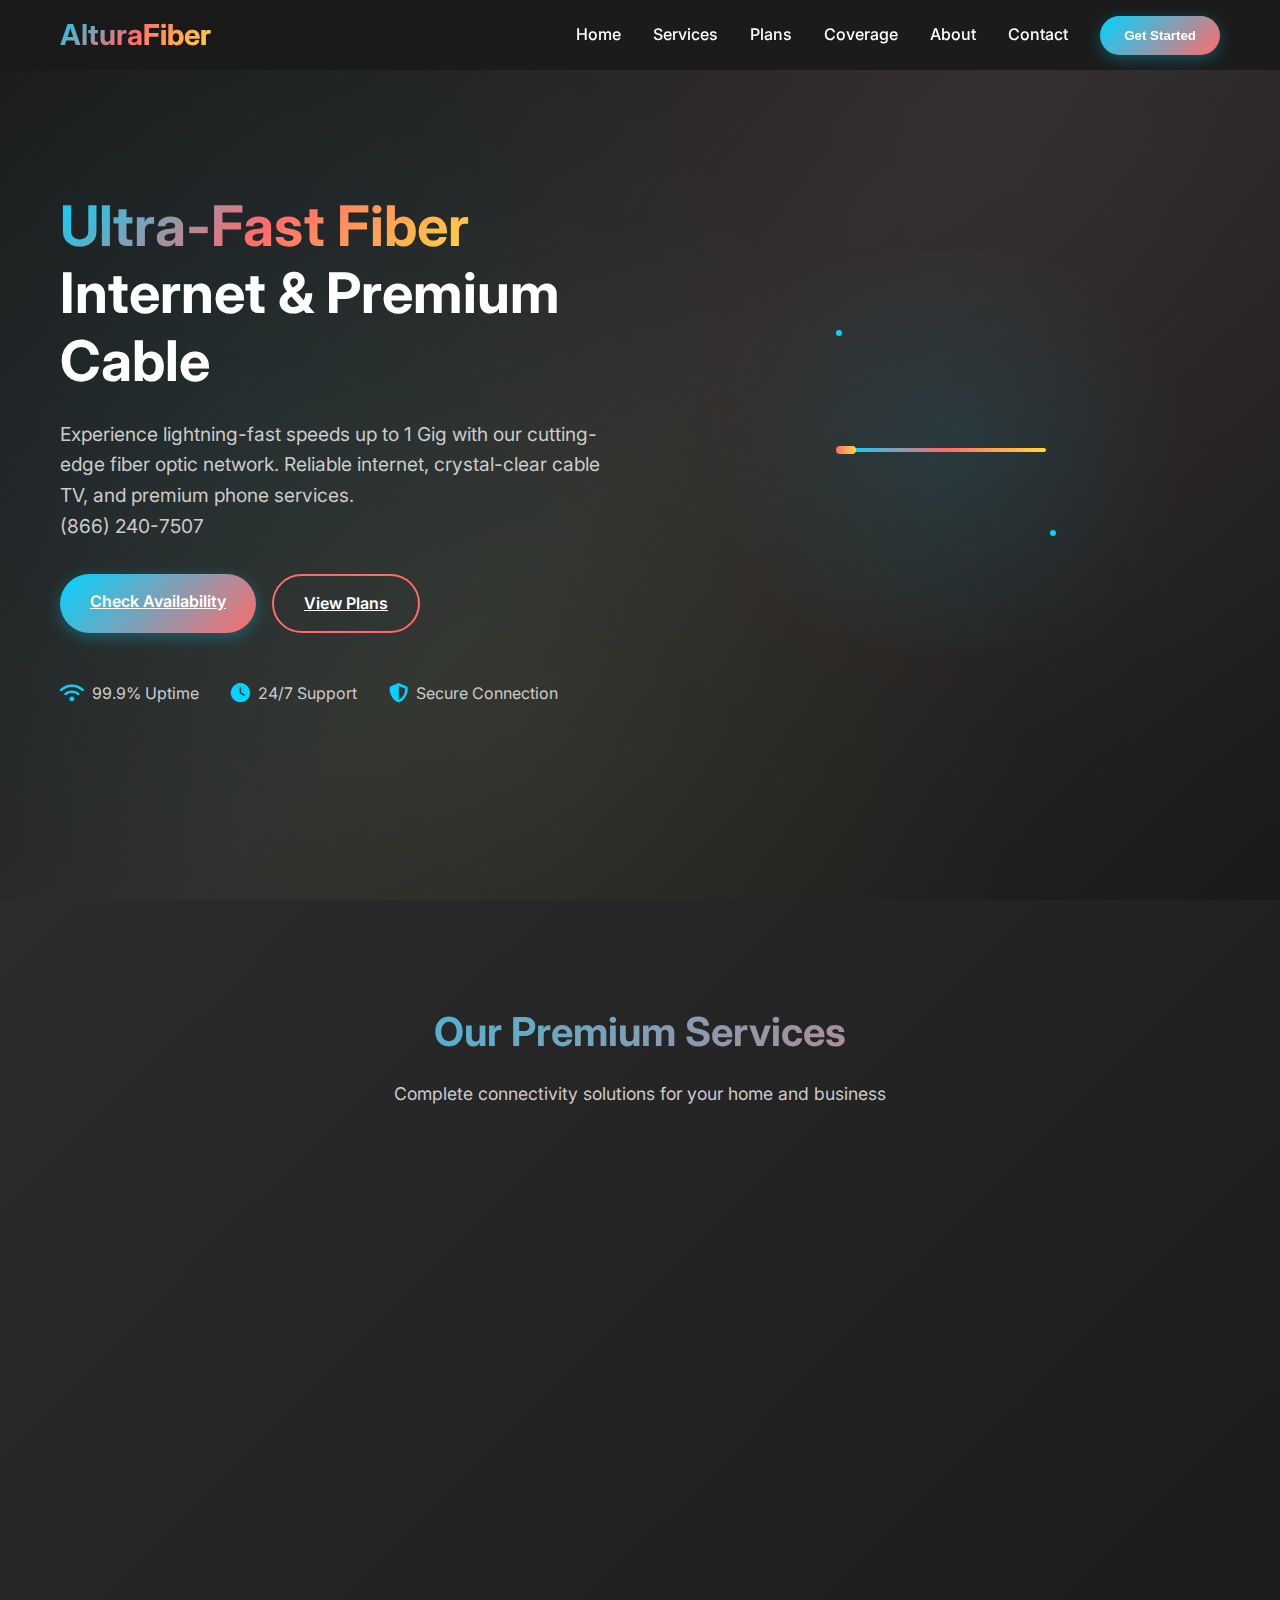
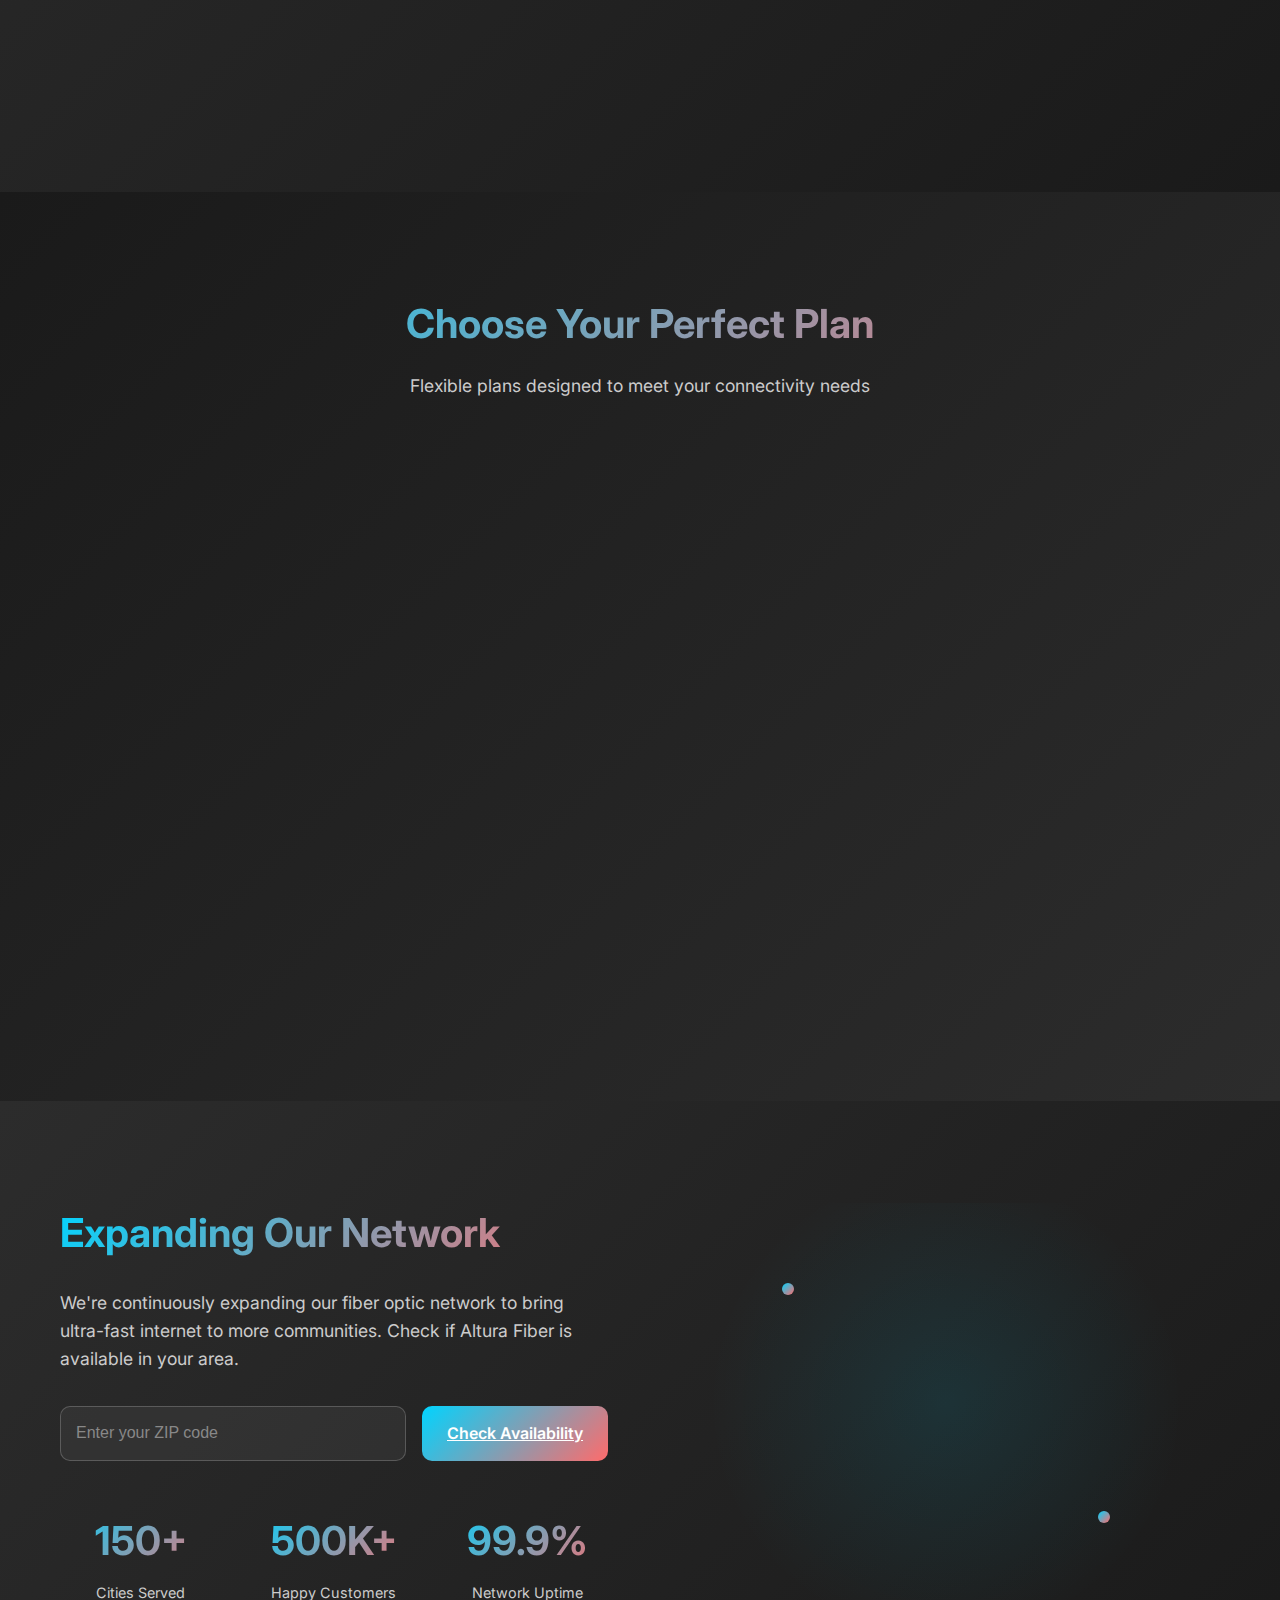
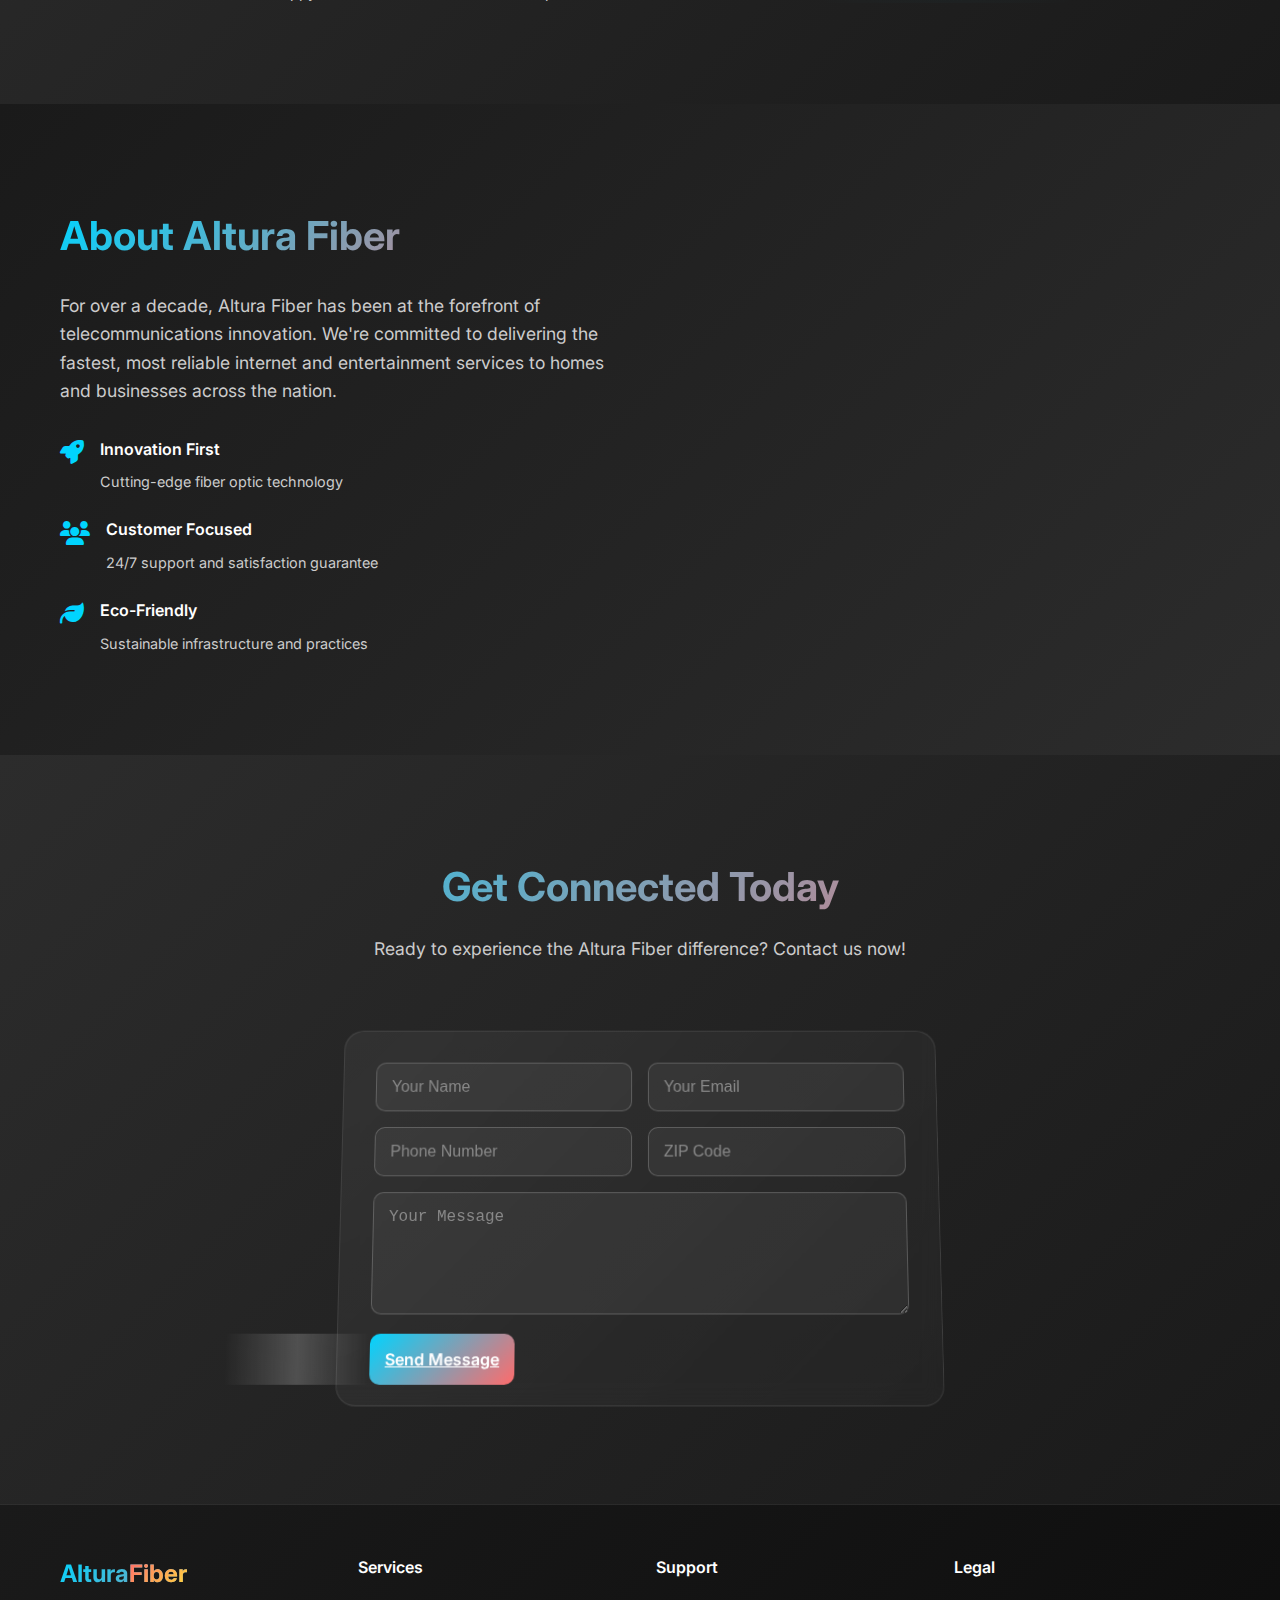
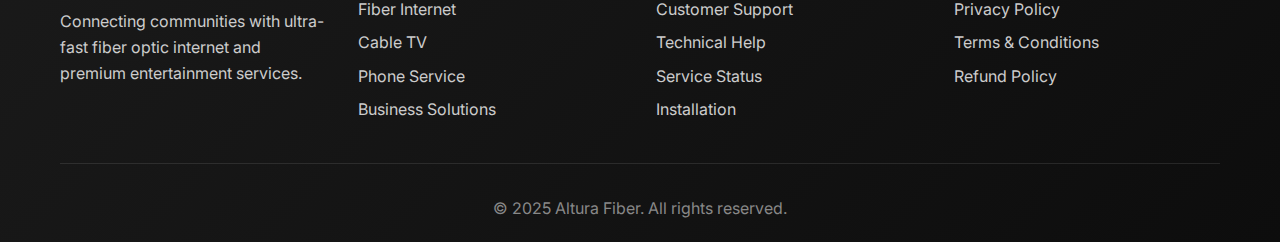
<file: index.html>
<!DOCTYPE html>
<html lang="en">

<head>
    <meta charset="UTF-8">
    <meta name="viewport" content="width=device-width, initial-scale=1.0">
    <title>Altura Fiber - Premium Cable & Internet Services</title>
    <link rel="stylesheet" href="styles.css">
    <link href="https://fonts.googleapis.com/css2?family=Inter:wght@300;400;500;600;700&display=swap" rel="stylesheet">
    <link rel="stylesheet" href="https://cdnjs.cloudflare.com/ajax/libs/font-awesome/6.4.0/css/all.min.css">
</head>

<body>
    <!-- Navigation -->
    <nav class="navbar">
        <div class="nav-container">
            <div class="nav-logo">
                <h2>Altura<span class="fiber-text">Fiber</span></h2>
            </div>
            <div class="nav-menu" id="navMenu">
                <a href="#home" class="nav-link">Home</a>
                <a href="#services" class="nav-link">Services</a>
                <a href="#plans" class="nav-link">Plans</a>
                <a href="#coverage" class="nav-link">Coverage</a>
                <a href="#about" class="nav-link">About</a>
                <a href="#contact" class="nav-link">Contact</a>
                <button class="cta-button">Get Started</button>
            </div>
            <div class="nav-toggle" id="navToggle">
                <i class="fas fa-bars"></i>
            </div>
        </div>
    </nav>

    <!-- Hero Section -->
    <section id="home" class="hero">
        <div class="hero-container">
            <div class="hero-content">
                <h1 class="hero-title">
                    <span class="gradient-text">Ultra-Fast Fiber</span><br>
                    Internet & Premium Cable
                </h1>
                <p class="hero-description">
                    Experience lightning-fast speeds up to 1 Gig with our cutting-edge fiber optic network.
                    Reliable internet, crystal-clear cable TV, and premium phone services.<br>(866) 240-7507

                </p>
                <div class="hero-buttons">
                   <a href="tel:+18662407507" class="btn-primary">Check Availability</a>

                    <a href="tel:+18662407507" <button class="btn-secondary">View Plans</button></a>
                </div>
                <div class="hero-features">
                    <div class="feature-item">
                        <i class="fas fa-wifi"></i>
                        <span>99.9% Uptime</span>
                    </div>
                    <div class="feature-item">
                        <i class="fas fa-clock"></i>
                        <span>24/7 Support</span>
                    </div>
                    <div class="feature-item">
                        <i class="fas fa-shield-alt"></i>
                        <span>Secure Connection</span>
                    </div>
                </div>
            </div>
            <div class="hero-visual">
                <div class="fiber-animation">
                    <div class="fiber-cable"></div>
                    <div class="data-particles"></div>
                </div>
            </div>
        </div>
        <div class="hero-bg-animation"></div>
    </section>

    <!-- Services Section -->
    <section id="services" class="services">
        <div class="container">
            <div class="section-header">
                <h2>Our Premium Services</h2>
                <p>Complete connectivity solutions for your home and business</p>
            </div>
            <div class="services-grid">
                <div class="service-card">
                    <div class="service-icon">
                        <i class="fas fa-globe"></i>
                    </div>
                    <h3>Fiber Internet</h3>
                    <p>Ultra-fast fiber optic internet with speeds up to 1 Gig. Perfect for streaming, gaming, and
                        working from home.</p>
                    <ul>
                        <li>Speeds up to 1,000 Mbps</li>
                        <li>Unlimited data</li>
                        <li>No contracts required</li>
                        <li>Free installation</li>
                    </ul>
                </div>
                <div class="service-card featured">
                    <div class="featured-badge">Most Popular</div>
                    <div class="service-icon">
                        <i class="fas fa-tv"></i>
                    </div>
                    <h3>Cable TV</h3>
                    <p>Premium cable TV with over 300 channels, including HD and 4K content. On-demand movies and shows.
                    </p>
                    <ul>
                        <li>300+ HD channels</li>
                        <li>Premium movie channels</li>
                        <li>DVR included</li>
                        <li>Streaming apps</li>
                    </ul>
                </div>
                <div class="service-card">
                    <div class="service-icon">
                        <i class="fas fa-phone"></i>
                    </div>
                    <h3>Phone Service</h3>
                    <p>Crystal-clear digital phone service with unlimited local and long-distance calling across the US.
                    </p>
                    <ul>
                        <li>Unlimited calling</li>
                        <li>Voicemail to email</li>
                        <li>Call forwarding</li>
                        <li>Caller ID included</li>
                    </ul>
                </div>
            </div>
        </div>
    </section>

    <!-- Plans Section -->
    <section id="plans" class="plans">
        <div class="container">
            <div class="section-header">
                <h2>Choose Your Perfect Plan</h2>
                <p>Flexible plans designed to meet your connectivity needs</p>
            </div>
            <div class="plans-grid">
                <div class="plan-card">
                    <div class="plan-header">
                        <h3>Essential</h3>
                        <div class="plan-price">
                            <span class="currency">$</span>
                            <span class="amount">39</span>
                            <span class="period">/mo</span>
                        </div>
                    </div>
                    <div class="plan-features">
                        <ul>
                            <li><i class="fas fa-check"></i> 100 Mbps Internet</li>
                            <li><i class="fas fa-check"></i> 100+ TV Channels</li>
                            <li><i class="fas fa-check"></i> Free Installation</li>
                            <li><i class="fas fa-check"></i> 24/7 Support</li>
                        </ul>
                    </div>
                 <a href="tel:+18662407507"    <button class="plan-button">Select Plan</button></a>
                </div>
                <div class="plan-card popular">
                    <div class="popular-badge">Best Value</div>
                    <div class="plan-header">
                        <h3>Premium</h3>
                        <div class="plan-price">
                            <span class="currency">$</span>
                            <span class="amount">69</span>
                            <span class="period">/mo</span>
                        </div>
                    </div>
                    <div class="plan-features">
                        <ul>
                            <li><i class="fas fa-check"></i> 500 Mbps Internet</li>
                            <li><i class="fas fa-check"></i> 250+ TV Channels</li>
                            <li><i class="fas fa-check"></i> Premium Channels</li>
                            <li><i class="fas fa-check"></i> DVR Service</li>
                            <li><i class="fas fa-check"></i> Phone Service</li>
                        </ul>
                    </div>
                    <a href="tel:+18662407507" <button class="plan-button">Select Plan</button></a>
                </div>
                <div class="plan-card">
                    <div class="plan-header">
                        <h3>Ultimate</h3>
                        <div class="plan-price">
                            <span class="currency">$</span>
                            <span class="amount">99</span>
                            <span class="period">/mo</span>
                        </div>
                    </div>
                    <div class="plan-features">
                        <ul>
                            <li><i class="fas fa-check"></i> 1 Gig Internet</li>
                            <li><i class="fas fa-check"></i> 300+ TV Channels</li>
                            <li><i class="fas fa-check"></i> All Premium Channels</li>
                            <li><i class="fas fa-check"></i> Multi-room DVR</li>
                            <li><i class="fas fa-check"></i> Phone + International</li>
                        </ul>
                    </div>
                   <a href="tel:+18662407507"  <button class="plan-button">Select Plan</button></a>
                </div>
            </div>
        </div>
    </section>

    <!-- Coverage Section -->
    <section id="coverage" class="coverage">
        <div class="container">
            <div class="coverage-content">
                <div class="coverage-text">
                    <h2>Expanding Our Network</h2>
                    <p>We're continuously expanding our fiber optic network to bring ultra-fast internet to more
                        communities. Check if Altura Fiber is available in your area.</p>
                    <div class="coverage-form">
                        <input type="text" placeholder="Enter your ZIP code" id="zipInput">
                        <a href="tel:+18662407507" <button class="check-button">Check Availability</button></a>
                    </div>
                    <div class="coverage-stats">
                        <div class="stat-item">
                            <div class="stat-number">150+</div>
                            <div class="stat-label">Cities Served</div>
                        </div>
                        <div class="stat-item">
                            <div class="stat-number">500K+</div>
                            <div class="stat-label">Happy Customers</div>
                        </div>
                        <div class="stat-item">
                            <div class="stat-number">99.9%</div>
                            <div class="stat-label">Network Uptime</div>
                        </div>
                    </div>
                </div>
                <div class="coverage-visual">
                    <div class="network-animation">
                        <div class="network-nodes"></div>
                        <div class="connection-lines"></div>
                    </div>
                </div>
            </div>
        </div>
    </section>

    <!-- About Section -->
    <section id="about" class="about">
        <div class="container">
            <div class="about-content">
                <div class="about-text">
                    <h2>About Altura Fiber</h2>
                    <p>For over a decade, Altura Fiber has been at the forefront of telecommunications innovation. We're
                        committed to delivering the fastest, most reliable internet and entertainment services to homes
                        and businesses across the nation.</p>
                    <div class="about-features">
                        <div class="about-feature">
                            <i class="fas fa-rocket"></i>
                            <div>
                                <h4>Innovation First</h4>
                                <p>Cutting-edge fiber optic technology</p>
                            </div>
                        </div>
                        <div class="about-feature">
                            <i class="fas fa-users"></i>
                            <div>
                                <h4>Customer Focused</h4>
                                <p>24/7 support and satisfaction guarantee</p>
                            </div>
                        </div>
                        <div class="about-feature">
                            <i class="fas fa-leaf"></i>
                            <div>
                                <h4>Eco-Friendly</h4>
                                <p>Sustainable infrastructure and practices</p>
                            </div>
                        </div>
                    </div>
                </div>
                <div class="about-visual">
                    <div class="tech-showcase">
                        <div class="tech-item">
                            <div class="tech-icon">
                                <i class="fas fa-microchip"></i>
                            </div>
                            <span>Advanced Technology</span>
                        </div>
                        <div class="tech-item">
                            <div class="tech-icon">
                                <i class="fas fa-satellite-dish"></i>
                            </div>
                            <span>Satellite Integration</span>
                        </div>
                        <div class="tech-item">
                            <div class="tech-icon">
                                <i class="fas fa-server"></i>
                            </div>
                            <span>Robust Infrastructure</span>
                        </div>
                    </div>
                </div>
            </div>
        </div>
    </section>



    <!-- Contact Section -->
    <section id="contact" class="contact">
        <div class="container">
            <div class="section-header">
                <h2>Get Connected Today</h2>
                <p>Ready to experience the Altura Fiber difference? Contact us now!</p>
            </div>
            <div class="contact-content">
                <div class="contact-form">
                    <form id="contactForm">
                        <div class="form-group">
                            <input type="text" placeholder="Your Name" required>
                            <input type="email" placeholder="Your Email" required>
                        </div>
                        <div class="form-group">
                            <input type="tel" placeholder="Phone Number" required>
                            <input type="text" placeholder="ZIP Code" required>
                        </div>
                        <textarea placeholder="Your Message" rows="5" required></textarea>
                       <a href="tel:+18662407507"  <button type="submit" class="submit-button">Send Message</button></a>
                    </form>
                </div>
            </div>
        </div>
    </section>

    <!-- Footer -->
    <footer class="footer">
        <div class="container">
            <div class="footer-content">
                <div class="footer-section">
                    <h3>Altura<span class="fiber-text">Fiber</span></h3>
                    <p>Connecting communities with ultra-fast fiber optic internet and premium entertainment services.
                    </p>

                </div>
                <div class="footer-section">
                    <h4>Services</h4>
                    <ul>
                        <li><a href="#">Fiber Internet</a></li>
                        <li><a href="#">Cable TV</a></li>
                        <li><a href="#">Phone Service</a></li>
                        <li><a href="#">Business Solutions</a></li>
                    </ul>
                </div>
                <div class="footer-section">
                    <h4>Support</h4>
                    <ul>
                        <li><a href="#">Customer Support</a></li>
                        <li><a href="#">Technical Help</a></li>
                        <li><a href="#">Service Status</a></li>
                        <li><a href="#">Installation</a></li>
                    </ul>
                </div>
                <div class="footer-section">
                    <h4>Legal</h4>
                    <ul>
                        <li><a href="privacy.html">Privacy Policy</a></li>
                        <li><a href="terms.html">Terms & Conditions</a></li>
                        <li><a href="refund.html">Refund Policy</a></li>

                    </ul>
                </div>
            </div>
            <div class="footer-bottom">
                <p>&copy; 2025 Altura Fiber. All rights reserved.</p>
            </div>
        </div>
    </footer>

    <script src="script.js"></script>
</body>

</html>
</file>
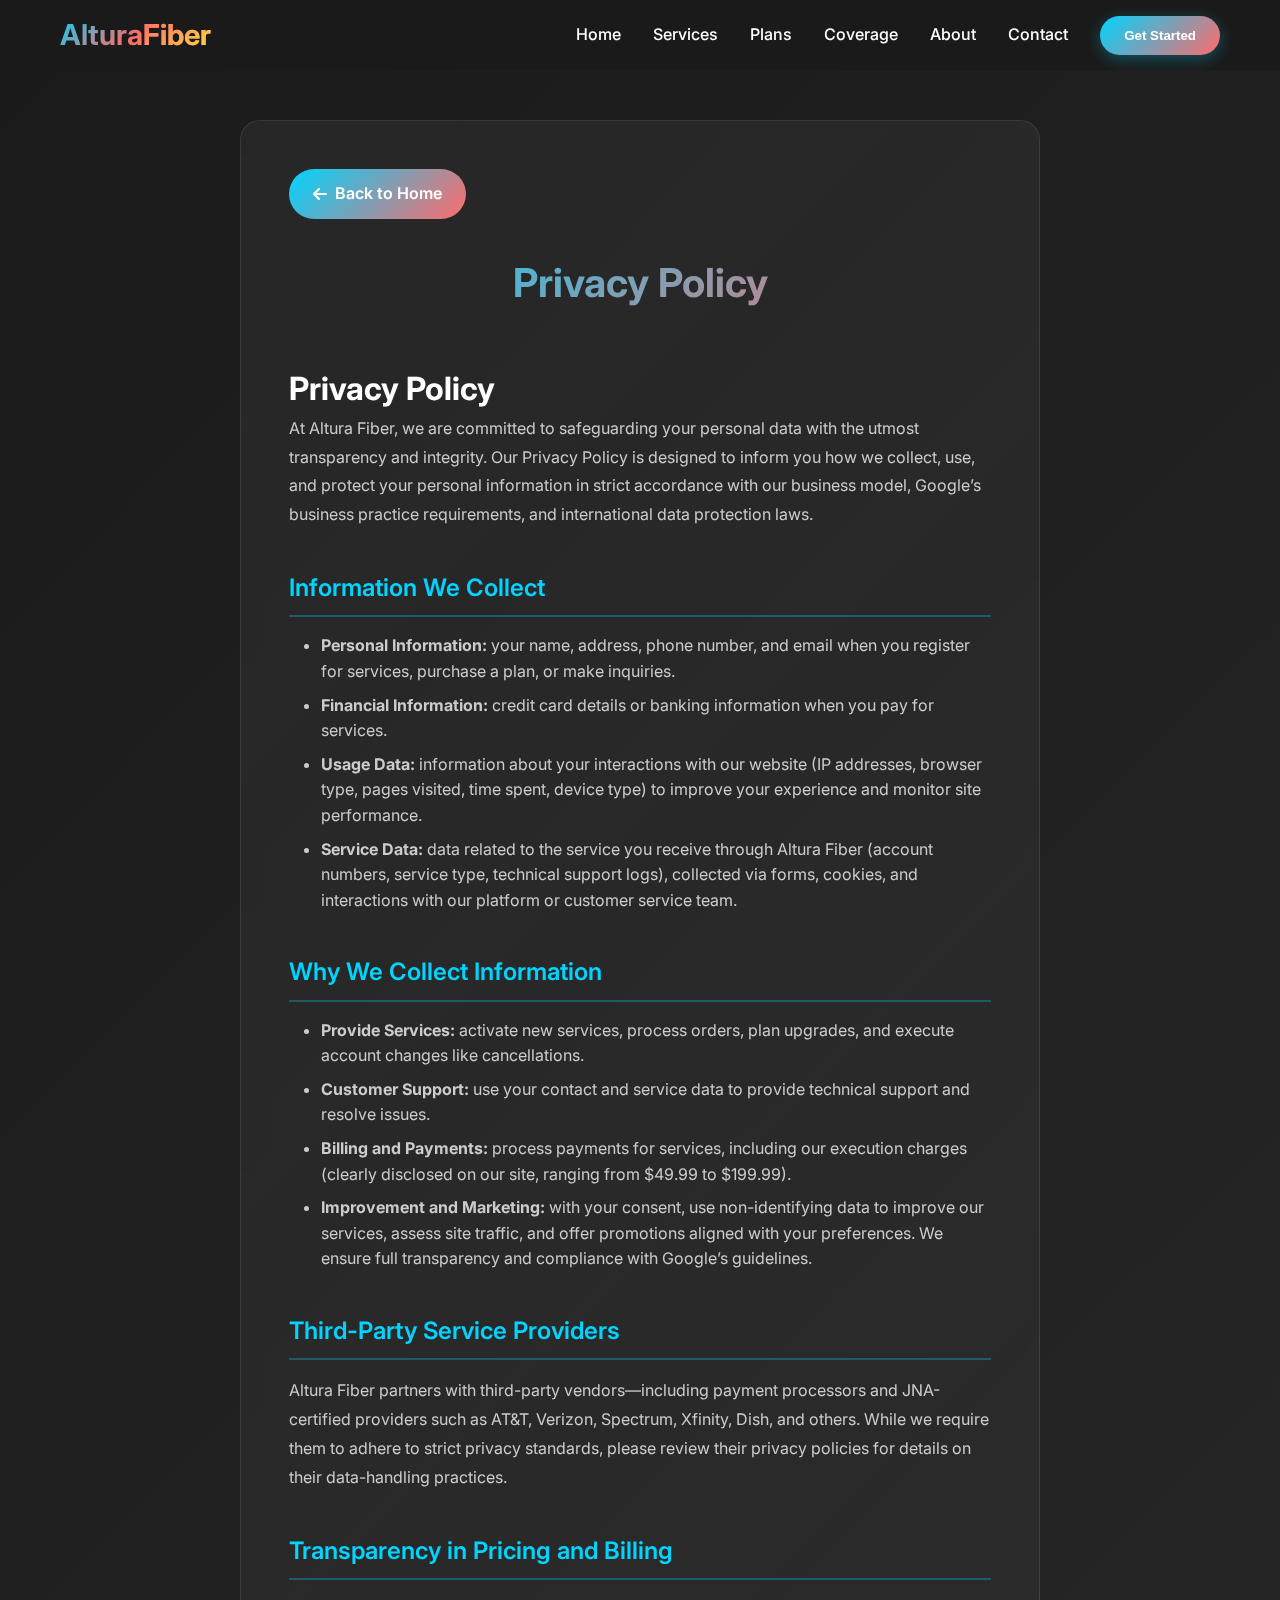
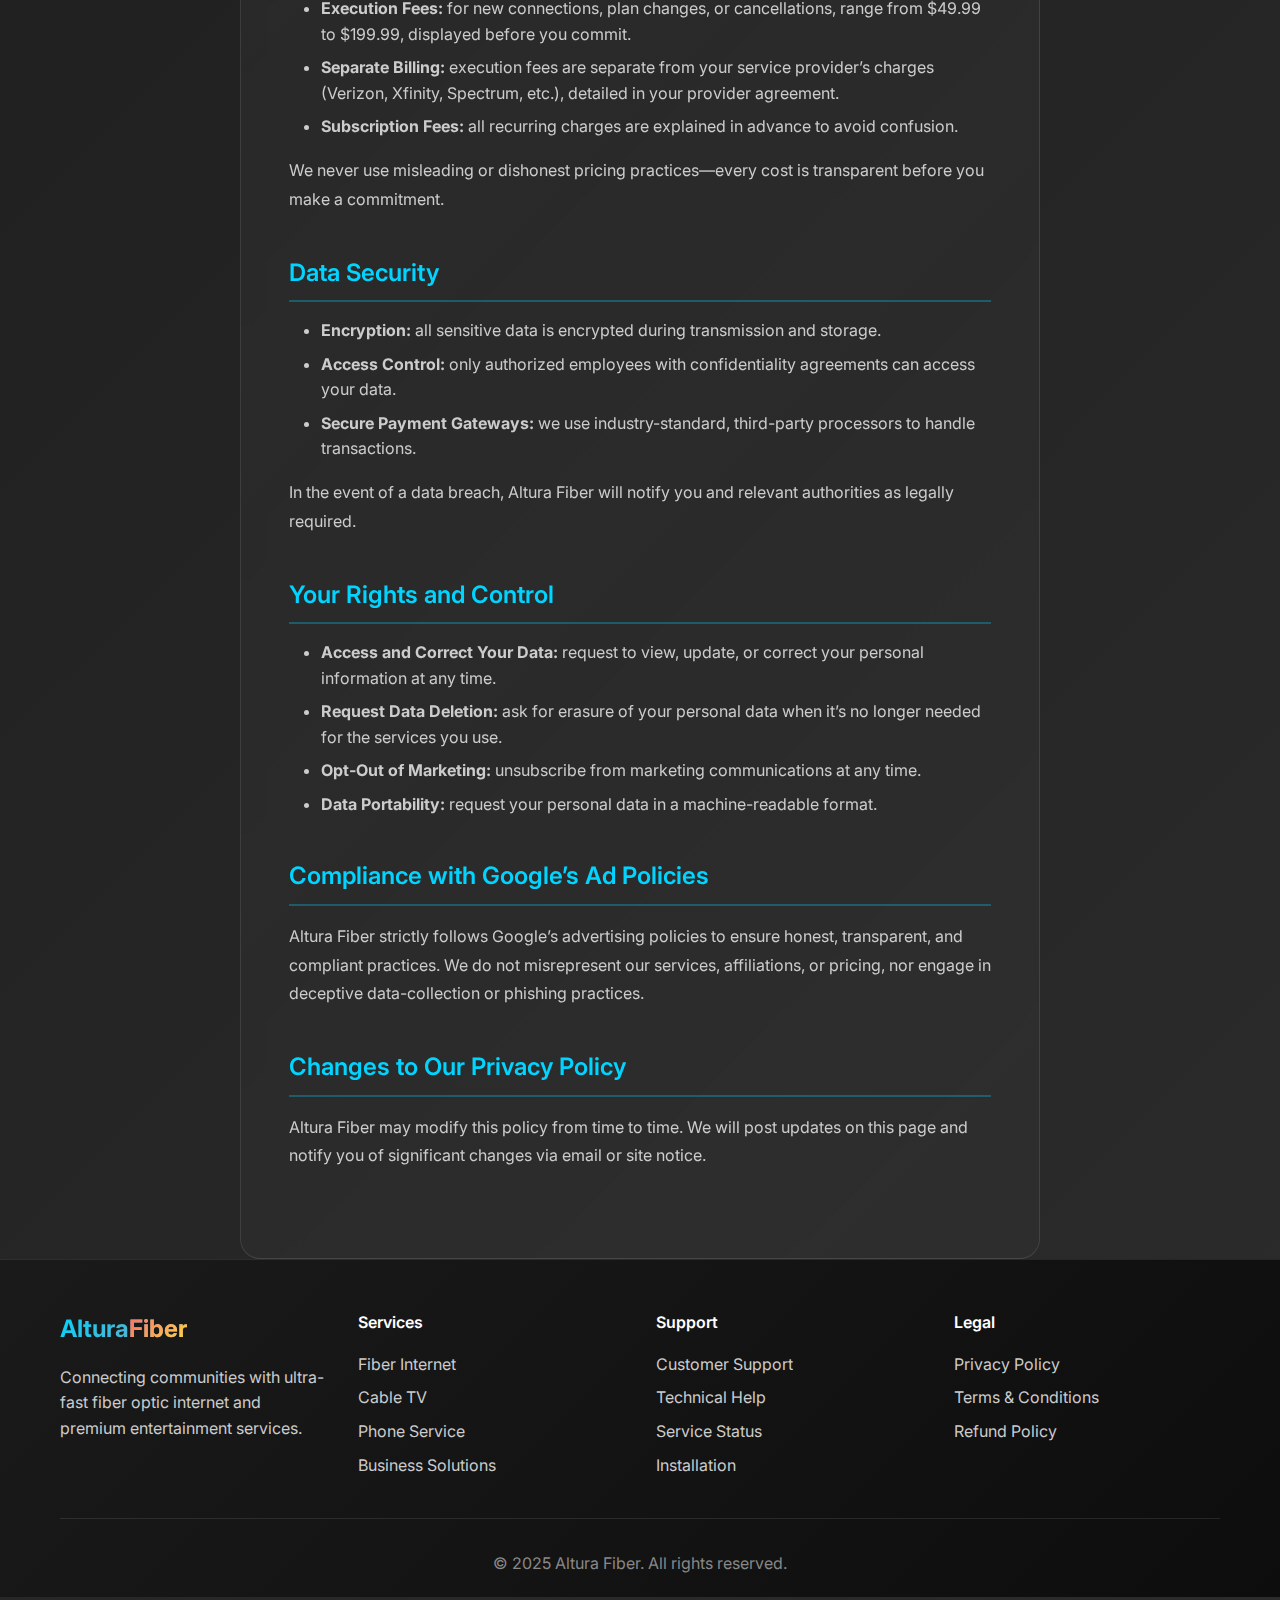
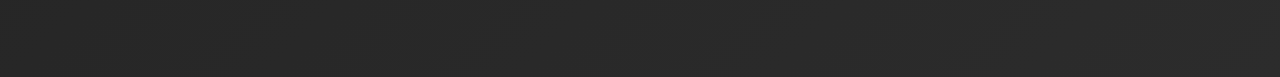
<file: privacy.html>
<!DOCTYPE html>
<html lang="en">

<head>
    <meta charset="UTF-8">
    <meta name="viewport" content="width=device-width, initial-scale=1.0">
    <title>Privacy Policy - Altura Fiber</title>
    <link rel="stylesheet" href="styles.css">
    <link href="https://fonts.googleapis.com/css2?family=Inter:wght@300;400;500;600;700&display=swap" rel="stylesheet">
    <link rel="stylesheet" href="https://cdnjs.cloudflare.com/ajax/libs/font-awesome/6.4.0/css/all.min.css">
    <style>
        .legal-page {
            padding: 120px 0 80px;
            background: linear-gradient(135deg, #1a1a1a 0%, #2c2c2c 100%);
            min-height: 100vh;
        }

        .legal-content {
            max-width: 800px;
            margin: 0 auto;
            background: linear-gradient(135deg, rgba(255, 255, 255, 0.05) 0%, rgba(255, 255, 255, 0.02) 100%);
            border: 1px solid rgba(255, 255, 255, 0.1);
            border-radius: 20px;
            padding: 3rem;
            backdrop-filter: blur(10px);
        }

        .legal-header {
            text-align: center;
            margin-bottom: 3rem;
        }

        .legal-header h1 {
            font-size: 2.5rem;
            font-weight: 700;
            background: linear-gradient(135deg, #00d4ff 0%, #ff6b6b 100%);
            -webkit-background-clip: text;
            -webkit-text-fill-color: transparent;
            background-clip: text;
            margin-bottom: 1rem;
        }

        .legal-header p {
            color: #cccccc;
            font-size: 1.1rem;
        }

        .legal-section {
            margin-bottom: 2.5rem;
        }

        .legal-section h2 {
            color: #00d4ff;
            font-size: 1.5rem;
            font-weight: 600;
            margin-bottom: 1rem;
            border-bottom: 2px solid rgba(0, 212, 255, 0.3);
            padding-bottom: 0.5rem;
        }

        .legal-section h3 {
            color: #ff6b6b;
            font-size: 1.2rem;
            font-weight: 600;
            margin: 1.5rem 0 0.8rem;
        }

        .legal-section p {
            color: #cccccc;
            line-height: 1.8;
            margin-bottom: 1rem;
        }

        .legal-section ul {
            color: #cccccc;
            margin-left: 2rem;
            margin-bottom: 1rem;
        }

        .legal-section li {
            margin-bottom: 0.5rem;
            line-height: 1.6;
        }

        .back-button {
            display: inline-flex;
            align-items: center;
            gap: 0.5rem;
            background: linear-gradient(135deg, #00d4ff 0%, #ff6b6b 100%);
            color: white;
            text-decoration: none;
            padding: 12px 24px;
            border-radius: 25px;
            font-weight: 600;
            transition: all 0.3s ease;
            margin-bottom: 2rem;
        }

        .back-button:hover {
            transform: translateY(-2px);
            box-shadow: 0 8px 25px rgba(0, 212, 255, 0.5);
        }

        .highlight {
            background: linear-gradient(135deg, rgba(0, 212, 255, 0.1) 0%, rgba(255, 107, 107, 0.1) 100%);
            border-left: 4px solid #00d4ff;
            padding: 1rem;
            border-radius: 8px;
            margin: 1rem 0;
        }
    </style>
</head>

<body>
    <!-- Navigation -->
    <nav class="navbar">
        <div class="nav-container">
            <div class="nav-logo">
                <h2>Altura<span class="fiber-text">Fiber</span></h2>
            </div>
            <div class="nav-menu" id="navMenu">
                <a href="index.html" class="nav-link">Home</a>
                <a href="index.html#services" class="nav-link">Services</a>
                <a href="index.html#plans" class="nav-link">Plans</a>
                <a href="index.html#coverage" class="nav-link">Coverage</a>
                <a href="index.html#about" class="nav-link">About</a>
                <a href="index.html#contact" class="nav-link">Contact</a>
                <button class="cta-button">Get Started</button>
            </div>
            <div class="nav-toggle" id="navToggle">
                <i class="fas fa-bars"></i>
            </div>
        </div>
    </nav>

    <!-- Legal Page Content -->
    <div class="legal-page">
        <div class="container">
            <div class="legal-content">
                <a href="index.html" class="back-button">
                    <i class="fas fa-arrow-left"></i>
                    Back to Home
                </a>

                <div class="legal-header">
                    <h1>Privacy Policy</h1>

                </div>

                <div class="legal-section">
                    <h1>Privacy Policy</h1>
                    <p>
                        At Altura Fiber, we are committed to safeguarding your personal data with the utmost transparency and integrity. Our Privacy Policy is designed to inform you how we collect, use, and protect your personal information in strict accordance with our business model, Google’s business practice requirements, and international data protection laws.
                    </p>
                </div>

                <div class="legal-section">
                    <h2>Information We Collect</h2>
                    <ul>
                        <li><strong>Personal Information:</strong> your name, address, phone number, and email when you register for services, purchase a plan, or make inquiries.</li>
                        <li><strong>Financial Information:</strong> credit card details or banking information when you pay for services.</li>
                        <li><strong>Usage Data:</strong> information about your interactions with our website (IP addresses, browser type, pages visited, time spent, device type) to improve your experience and monitor site performance.</li>
                        <li><strong>Service Data:</strong> data related to the service you receive through Altura Fiber (account numbers, service type, technical support logs), collected via forms, cookies, and interactions with our platform or customer service team.</li>
                    </ul>
                </div>

                <div class="legal-section">
                    <h2>Why We Collect Information</h2>
                    <ul>
                        <li><strong>Provide Services:</strong> activate new services, process orders, plan upgrades, and execute account changes like cancellations.</li>
                        <li><strong>Customer Support:</strong> use your contact and service data to provide technical support and resolve issues.</li>
                        <li><strong>Billing and Payments:</strong> process payments for services, including our execution charges (clearly disclosed on our site, ranging from $49.99 to $199.99).</li>
                        <li><strong>Improvement and Marketing:</strong> with your consent, use non-identifying data to improve our services, assess site traffic, and offer promotions aligned with your preferences. We ensure full transparency and compliance with Google’s guidelines.</li>
                    </ul>
                </div>

                <div class="legal-section">
                    <h2>Third-Party Service Providers</h2>
                    <p>
                        Altura Fiber partners with third-party vendors—including payment processors and JNA-certified providers such as AT&amp;T, Verizon, Spectrum, Xfinity, Dish, and others. While we require them to adhere to strict privacy standards, please review their privacy policies for details on their data-handling practices.
                    </p>
                </div>

                <div class="legal-section">
                    <h2>Transparency in Pricing and Billing</h2>
                    <ul>
                        <li><strong>Execution Fees:</strong> for new connections, plan changes, or cancellations, range from $49.99 to $199.99, displayed before you commit.</li>
                        <li><strong>Separate Billing:</strong> execution fees are separate from your service provider’s charges (Verizon, Xfinity, Spectrum, etc.), detailed in your provider agreement.</li>
                        <li><strong>Subscription Fees:</strong> all recurring charges are explained in advance to avoid confusion.</li>
                    </ul>
                    <p>
                        We never use misleading or dishonest pricing practices—every cost is transparent before you make a commitment.
                    </p>
                </div>

                <div class="legal-section">
                    <h2>Data Security</h2>
                    <ul>
                        <li><strong>Encryption:</strong> all sensitive data is encrypted during transmission and storage.</li>
                        <li><strong>Access Control:</strong> only authorized employees with confidentiality agreements can access your data.</li>
                        <li><strong>Secure Payment Gateways:</strong> we use industry-standard, third-party processors to handle transactions.</li>
                    </ul>
                    <p>
                        In the event of a data breach, Altura Fiber will notify you and relevant authorities as legally required.
                    </p>
                </div>

                <div class="legal-section">
                    <h2>Your Rights and Control</h2>
                    <ul>
                        <li><strong>Access and Correct Your Data:</strong> request to view, update, or correct your personal information at any time.</li>
                        <li><strong>Request Data Deletion:</strong> ask for erasure of your personal data when it’s no longer needed for the services you use.</li>
                        <li><strong>Opt-Out of Marketing:</strong> unsubscribe from marketing communications at any time.</li>
                        <li><strong>Data Portability:</strong> request your personal data in a machine-readable format.</li>
                    </ul>
                </div>

                <div class="legal-section">
                    <h2>Compliance with Google’s Ad Policies</h2>
                    <p>
                        Altura Fiber strictly follows Google’s advertising policies to ensure honest, transparent, and compliant practices. We do not misrepresent our services, affiliations, or pricing, nor engage in deceptive data-collection or phishing practices.
                    </p>
                </div>

                <div class="legal-section">
                    <h2>Changes to Our Privacy Policy</h2>
                    <p>
                        Altura Fiber may modify this policy from time to time. We will post updates on this page and notify you of significant changes via email or site notice.
                    </p>
                </div>
            </div>
        </div>

    <!-- Footer -->
    <footer class="footer">
        <div class="container">
            <div class="footer-content">
                <div class="footer-section">
                    <h3>Altura<span class="fiber-text">Fiber</span></h3>
                    <p>Connecting communities with ultra-fast fiber optic internet and premium entertainment services.
                    </p>

                </div>
                <div class="footer-section">
                    <h4>Services</h4>
                    <ul>
                        <li><a href="index.html#services">Fiber Internet</a></li>
                        <li><a href="index.html#services">Cable TV</a></li>
                        <li><a href="index.html#services">Phone Service</a></li>
                        <li><a href="#">Business Solutions</a></li>
                    </ul>
                </div>
                <div class="footer-section">
                    <h4>Support</h4>
                    <ul>
                        <li><a href="#">Customer Support</a></li>
                        <li><a href="#">Technical Help</a></li>
                        <li><a href="#">Service Status</a></li>
                        <li><a href="#">Installation</a></li>
                    </ul>
                </div>
                <div class="footer-section">
                    <h4>Legal</h4>
                    <ul>
                        <li><a href="privacy.html">Privacy Policy</a></li>
                        <li><a href="terms.html">Terms & Conditions</a></li>
                        <li><a href="refund.html">Refund Policy</a></li>

                    </ul>
                </div>
            </div>
            <div class="footer-bottom">
                <p>&copy; 2025 Altura Fiber. All rights reserved.</p>
            </div>
        </div>
    </footer>

    <script src="script.js"></script>
</body>

</html>
</file>
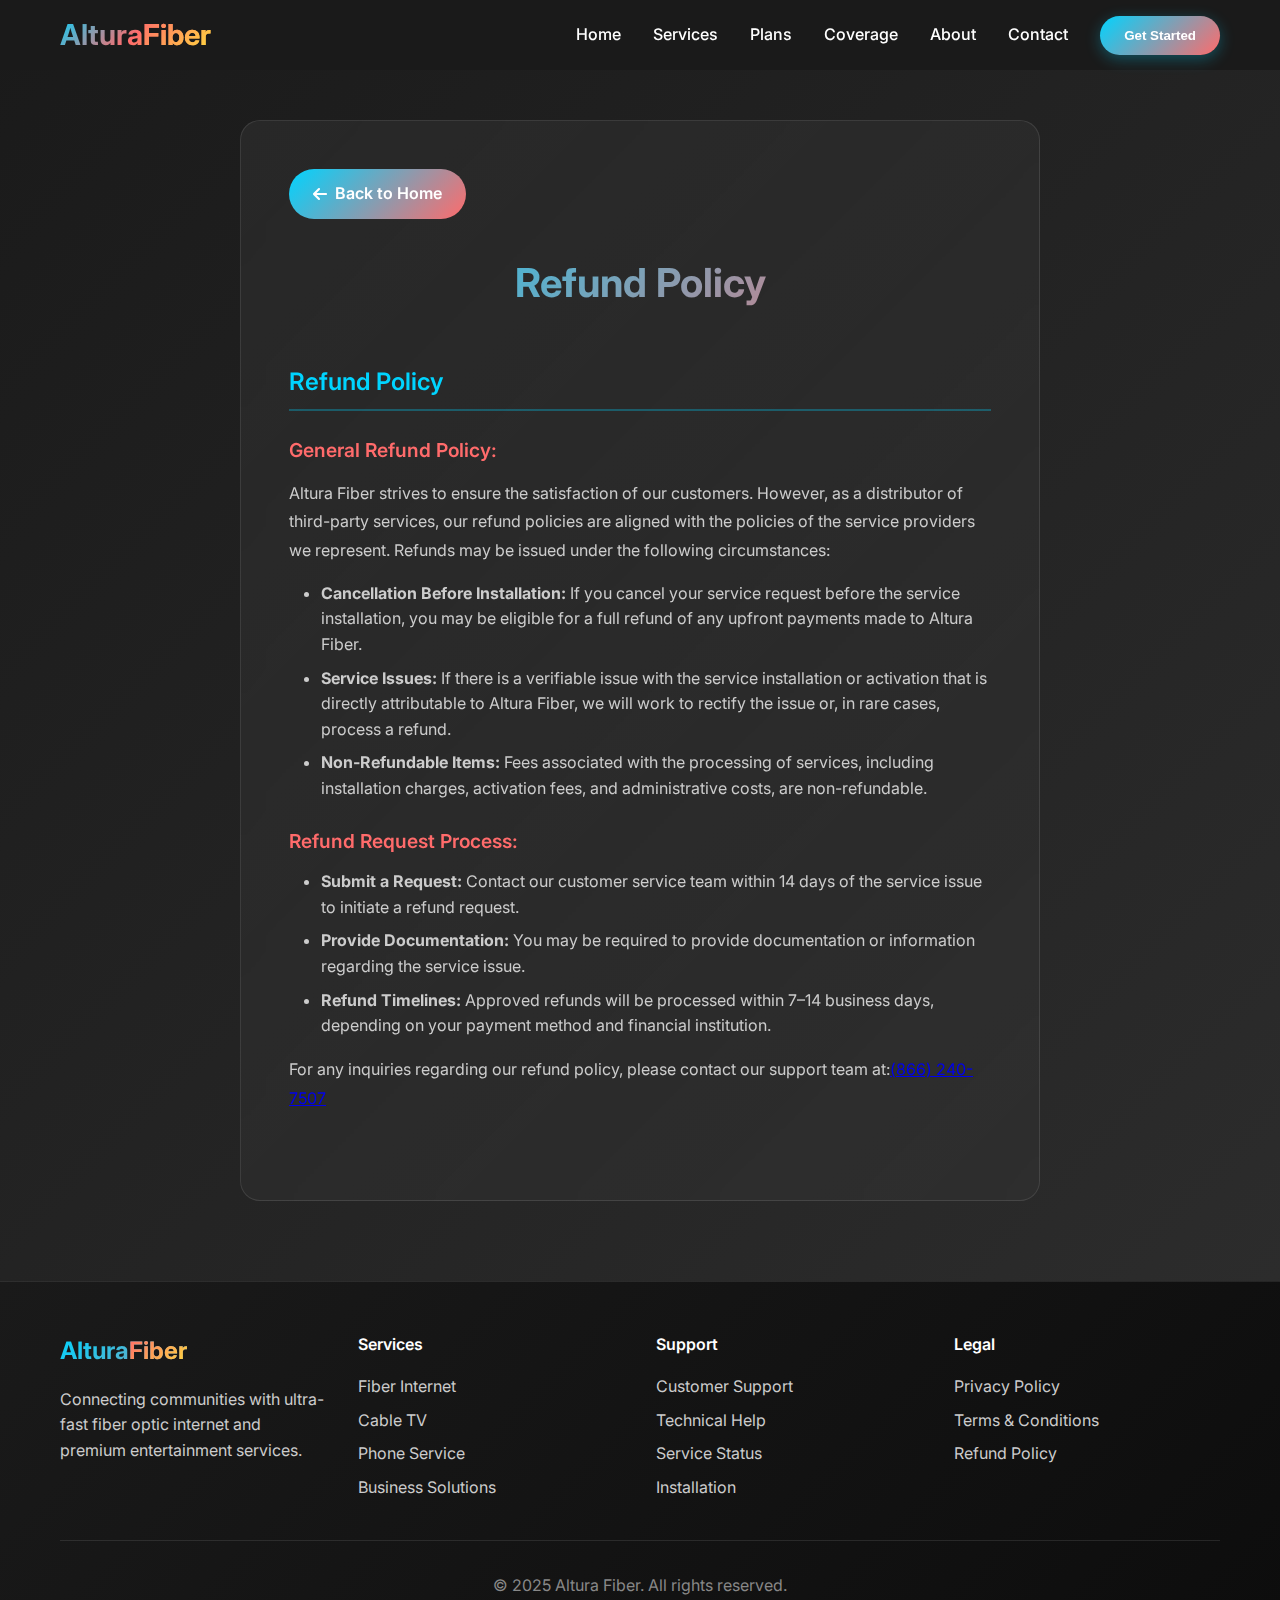
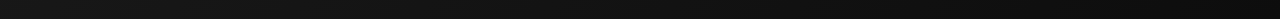
<file: refund.html>
<!DOCTYPE html>
<html lang="en">

<head>
    <meta charset="UTF-8">
    <meta name="viewport" content="width=device-width, initial-scale=1.0">
    <title>Refund Policy - Altura Fiber</title>
    <link rel="stylesheet" href="styles.css">
    <link href="https://fonts.googleapis.com/css2?family=Inter:wght@300;400;500;600;700&display=swap" rel="stylesheet">
    <link rel="stylesheet" href="https://cdnjs.cloudflare.com/ajax/libs/font-awesome/6.4.0/css/all.min.css">
    <style>
        .legal-page {
            padding: 120px 0 80px;
            background: linear-gradient(135deg, #1a1a1a 0%, #2c2c2c 100%);
            min-height: 100vh;
        }

        .legal-content {
            max-width: 800px;
            margin: 0 auto;
            background: linear-gradient(135deg, rgba(255, 255, 255, 0.05) 0%, rgba(255, 255, 255, 0.02) 100%);
            border: 1px solid rgba(255, 255, 255, 0.1);
            border-radius: 20px;
            padding: 3rem;
            backdrop-filter: blur(10px);
        }

        .legal-header {
            text-align: center;
            margin-bottom: 3rem;
        }

        .legal-header h1 {
            font-size: 2.5rem;
            font-weight: 700;
            background: linear-gradient(135deg, #00d4ff 0%, #ff6b6b 100%);
            -webkit-background-clip: text;
            -webkit-text-fill-color: transparent;
            background-clip: text;
            margin-bottom: 1rem;
        }

        .legal-header p {
            color: #cccccc;
            font-size: 1.1rem;
        }

        .legal-section {
            margin-bottom: 2.5rem;
        }

        .legal-section h2 {
            color: #00d4ff;
            font-size: 1.5rem;
            font-weight: 600;
            margin-bottom: 1rem;
            border-bottom: 2px solid rgba(0, 212, 255, 0.3);
            padding-bottom: 0.5rem;
        }

        .legal-section h3 {
            color: #ff6b6b;
            font-size: 1.2rem;
            font-weight: 600;
            margin: 1.5rem 0 0.8rem;
        }

        .legal-section p {
            color: #cccccc;
            line-height: 1.8;
            margin-bottom: 1rem;
        }

        .legal-section ul {
            color: #cccccc;
            margin-left: 2rem;
            margin-bottom: 1rem;
        }

        .legal-section li {
            margin-bottom: 0.5rem;
            line-height: 1.6;
        }

        .back-button {
            display: inline-flex;
            align-items: center;
            gap: 0.5rem;
            background: linear-gradient(135deg, #00d4ff 0%, #ff6b6b 100%);
            color: white;
            text-decoration: none;
            padding: 12px 24px;
            border-radius: 25px;
            font-weight: 600;
            transition: all 0.3s ease;
            margin-bottom: 2rem;
        }

        .back-button:hover {
            transform: translateY(-2px);
            box-shadow: 0 8px 25px rgba(0, 212, 255, 0.5);
        }

        .highlight {
            background: linear-gradient(135deg, rgba(0, 212, 255, 0.1) 0%, rgba(255, 107, 107, 0.1) 100%);
            border-left: 4px solid #00d4ff;
            padding: 1rem;
            border-radius: 8px;
            margin: 1rem 0;
        }

        .warning {
            background: linear-gradient(135deg, rgba(255, 107, 107, 0.1) 0%, rgba(255, 217, 61, 0.1) 100%);
            border-left: 4px solid #ff6b6b;
            padding: 1rem;
            border-radius: 8px;
            margin: 1rem 0;
        }

        .success {
            background: linear-gradient(135deg, rgba(16, 185, 129, 0.1) 0%, rgba(5, 150, 105, 0.1) 100%);
            border-left: 4px solid #10b981;
            padding: 1rem;
            border-radius: 8px;
            margin: 1rem 0;
        }
    </style>
</head>

<body>
    <!-- Navigation -->
    <nav class="navbar">
        <div class="nav-container">
            <div class="nav-logo">
                <h2>Altura<span class="fiber-text">Fiber</span></h2>
            </div>
            <div class="nav-menu" id="navMenu">
                <a href="index.html" class="nav-link">Home</a>
                <a href="index.html#services" class="nav-link">Services</a>
                <a href="index.html#plans" class="nav-link">Plans</a>
                <a href="index.html#coverage" class="nav-link">Coverage</a>
                <a href="index.html#about" class="nav-link">About</a>
                <a href="index.html#contact" class="nav-link">Contact</a>
                <button class="cta-button">Get Started</button>
            </div>
            <div class="nav-toggle" id="navToggle">
                <i class="fas fa-bars"></i>
            </div>
        </div>
    </nav>

    <!-- Legal Page Content -->
    <div class="legal-page">
        <div class="container">
            <div class="legal-content">
                <a href="index.html" class="back-button">
                    <i class="fas fa-arrow-left"></i>
                    Back to Home
                </a>

                <div class="legal-header">
                    <h1>Refund Policy</h1>

                </div>

                <div class="legal-section">
                    <h2>Refund Policy</h2>
                    <h3>General Refund Policy:</h3>
                    <p>
                        Altura Fiber strives to ensure the satisfaction of our customers. However, as a distributor of
                        third-party services, our refund policies are aligned with the policies of the service providers
                        we represent. Refunds may be issued under the following circumstances:
                    </p>
                    <ul>
                        <li><strong>Cancellation Before Installation:</strong> If you cancel your service request before
                            the service installation, you may be eligible for a full refund of any upfront payments made
                            to Altura Fiber.</li>
                        <li><strong>Service Issues:</strong> If there is a verifiable issue with the service
                            installation or activation that is directly attributable to Altura Fiber, we will work to
                            rectify the issue or, in rare cases, process a refund.</li>
                        <li><strong>Non-Refundable Items:</strong> Fees associated with the processing of services,
                            including installation charges, activation fees, and administrative costs, are
                            non-refundable.</li>
                    </ul>
                    <h3>Refund Request Process:</h3>
                    <ul>
                        <li><strong>Submit a Request:</strong> Contact our customer service team within 14 days of the
                            service issue to initiate a refund request.</li>
                        <li><strong>Provide Documentation:</strong> You may be required to provide documentation or
                            information regarding the service issue.</li>
                        <li><strong>Refund Timelines:</strong> Approved refunds will be processed within 7–14 business
                            days, depending on your payment method and financial institution.</li>
                    </ul>
                    <p>
                        For any inquiries regarding our refund policy, please contact our support team at:<a href="tel:+18662407507">(866) 240-7507</a>

                    </p>
                </div>
            </div>
        </div>
    </div>
    </div>

    <!-- Footer -->
    <footer class="footer">
        <div class="container">
            <div class="footer-content">
                <div class="footer-section">
                    <h3>Altura<span class="fiber-text">Fiber</span></h3>
                    <p>Connecting communities with ultra-fast fiber optic internet and premium entertainment services.
                    </p>

                </div>
                <div class="footer-section">
                    <h4>Services</h4>
                    <ul>
                        <li><a href="index.html#services">Fiber Internet</a></li>
                        <li><a href="index.html#services">Cable TV</a></li>
                        <li><a href="index.html#services">Phone Service</a></li>
                        <li><a href="#">Business Solutions</a></li>
                    </ul>
                </div>
                <div class="footer-section">
                    <h4>Support</h4>
                    <ul>
                        <li><a href="#">Customer Support</a></li>
                        <li><a href="#">Technical Help</a></li>
                        <li><a href="#">Service Status</a></li>
                        <li><a href="#">Installation</a></li>
                    </ul>
                </div>
                <div class="footer-section">
                    <h4>Legal</h4>
                    <ul>
                        <li><a href="privacy.html">Privacy Policy</a></li>
                        <li><a href="terms.html">Terms & Conditions</a></li>
                        <li><a href="refund.html">Refund Policy</a></li>

                    </ul>
                </div>
            </div>
            <div class="footer-bottom">
                <p>&copy; 2025 Altura Fiber. All rights reserved.</p>
            </div>
        </div>
    </footer>

    <script src="script.js"></script>
</body>

</html>
</file>
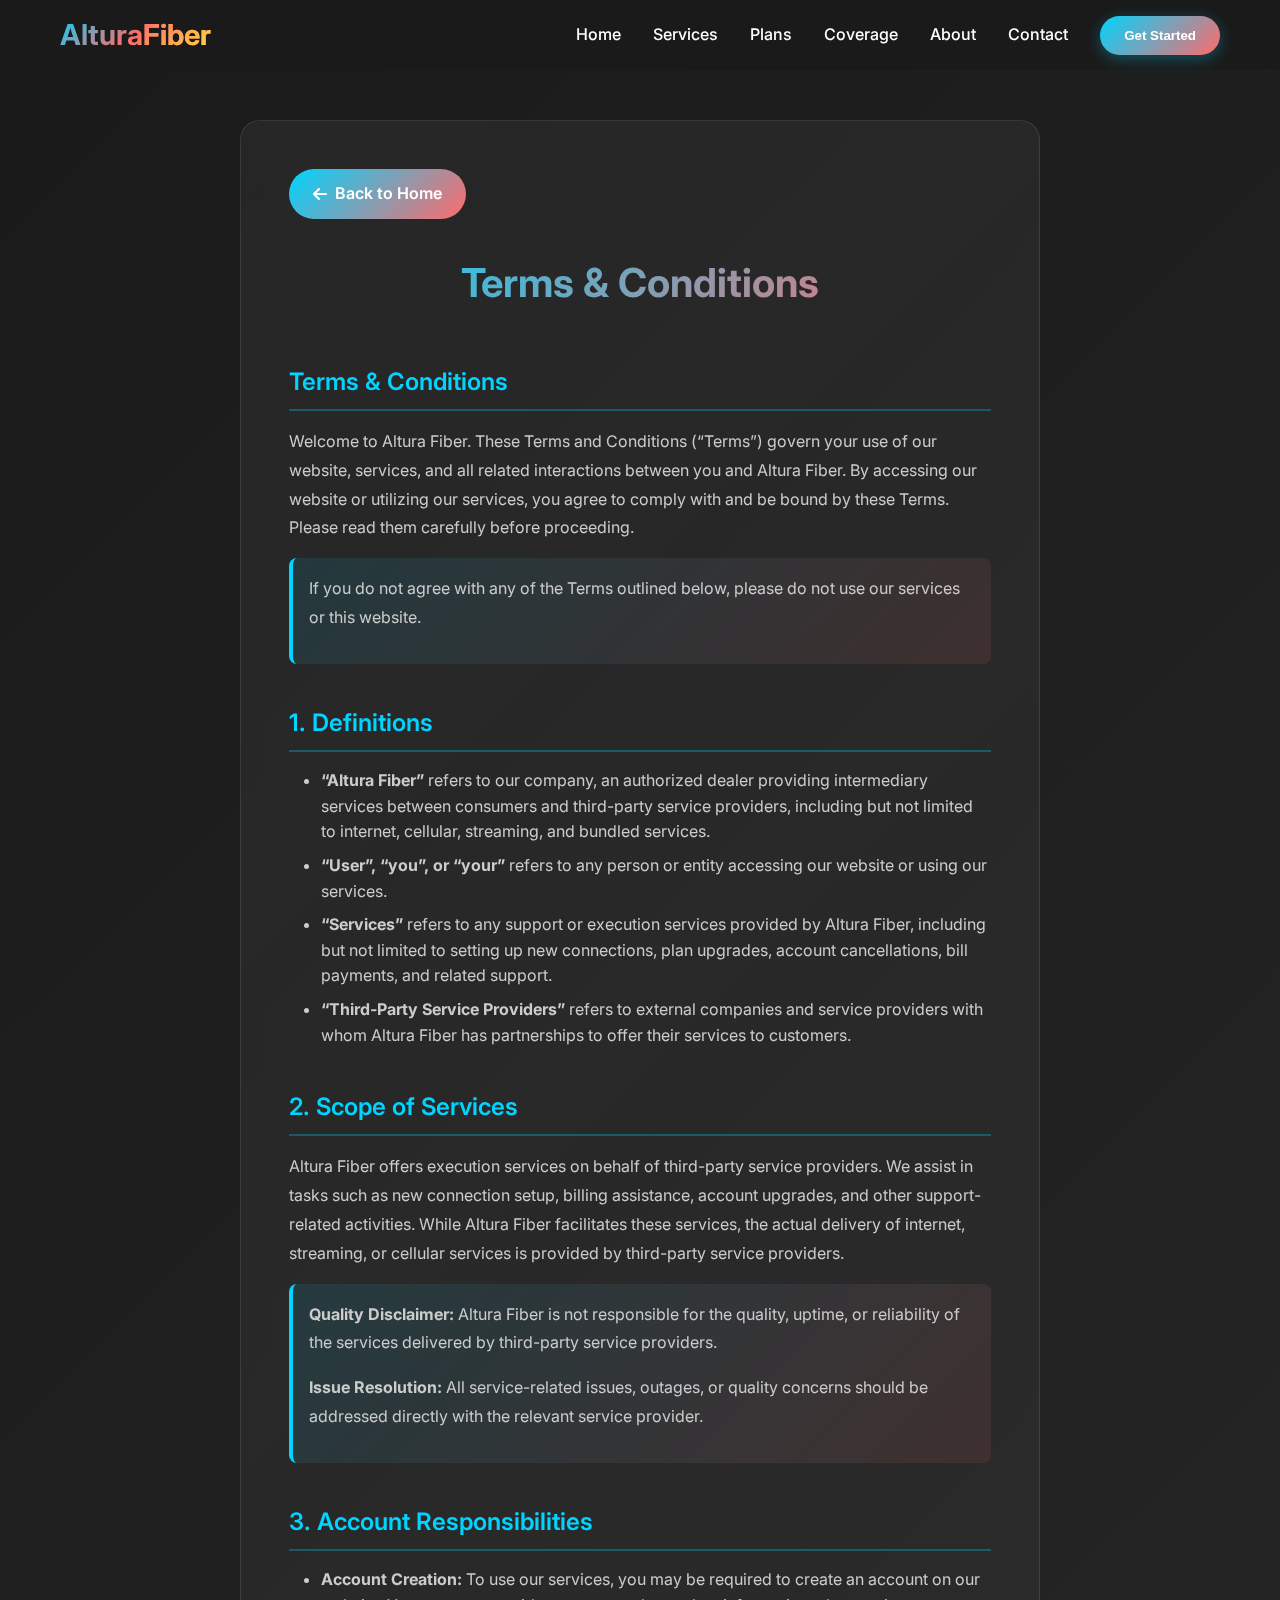
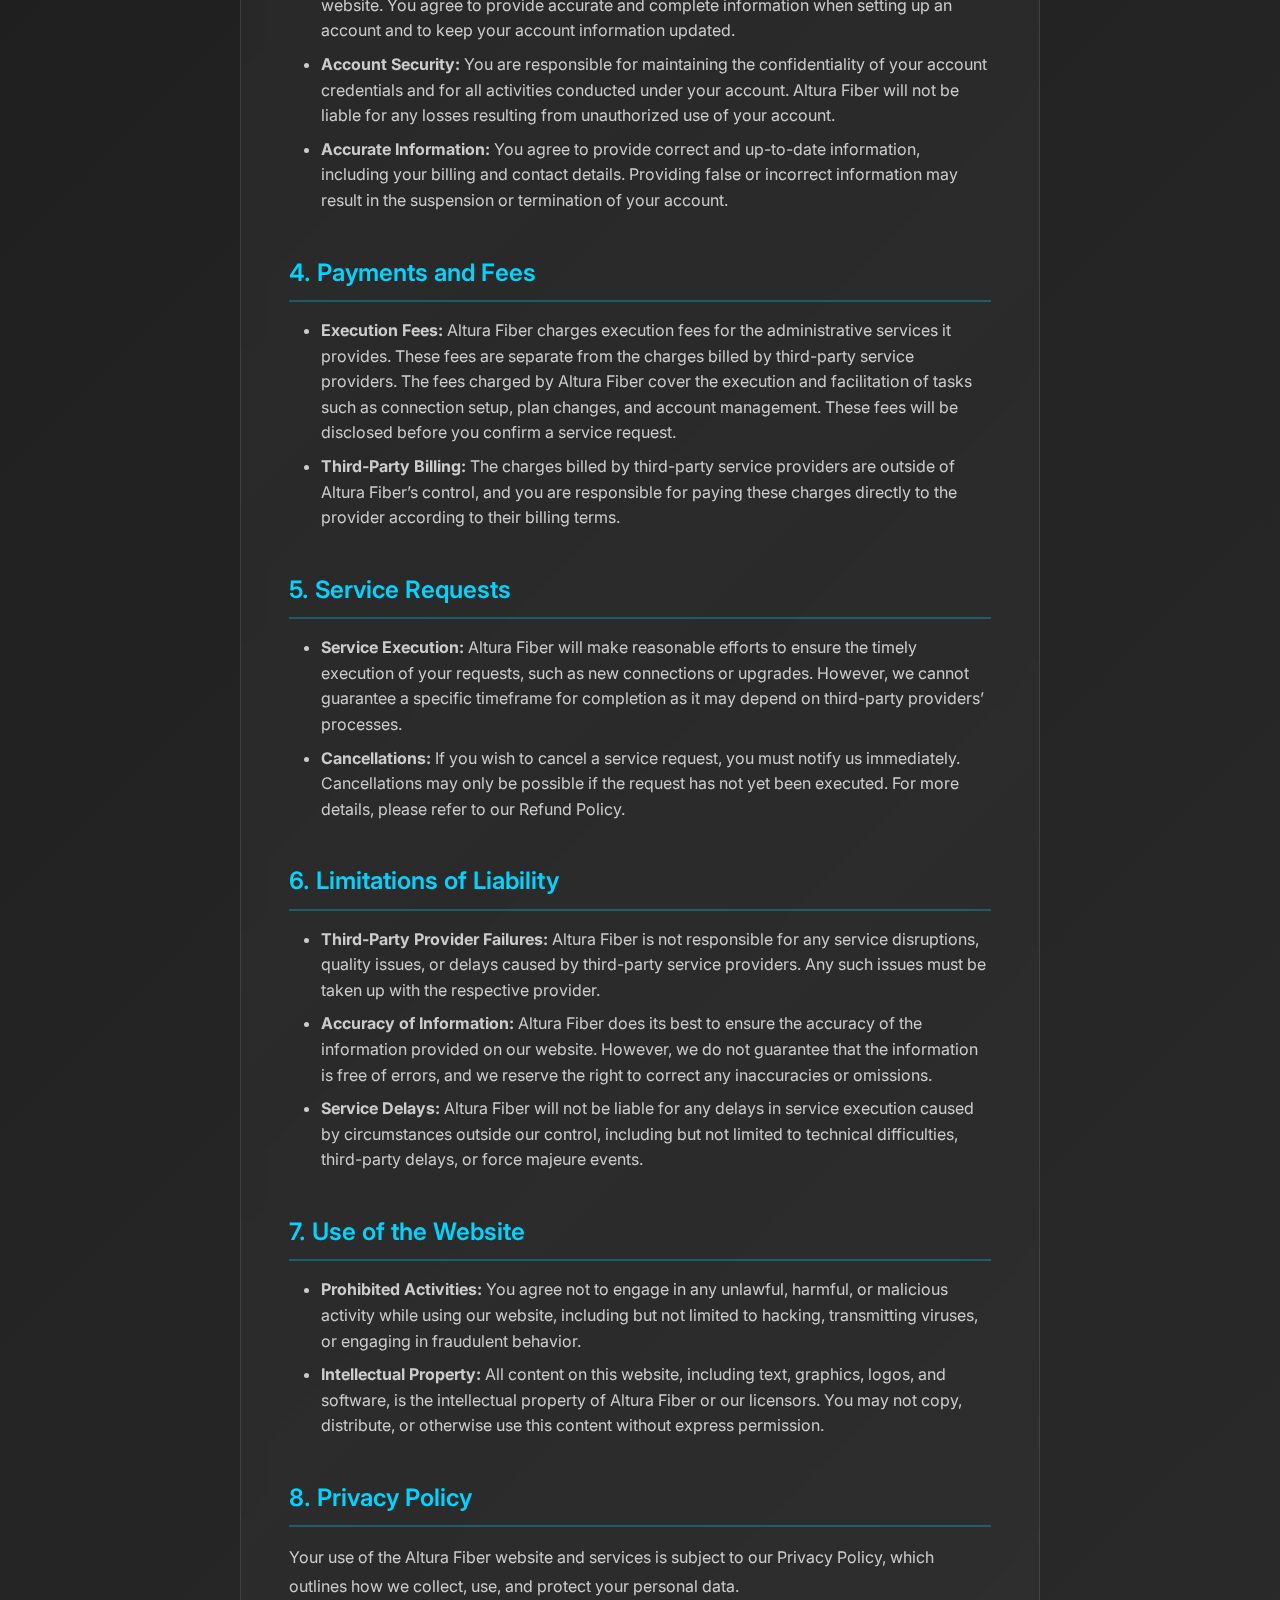
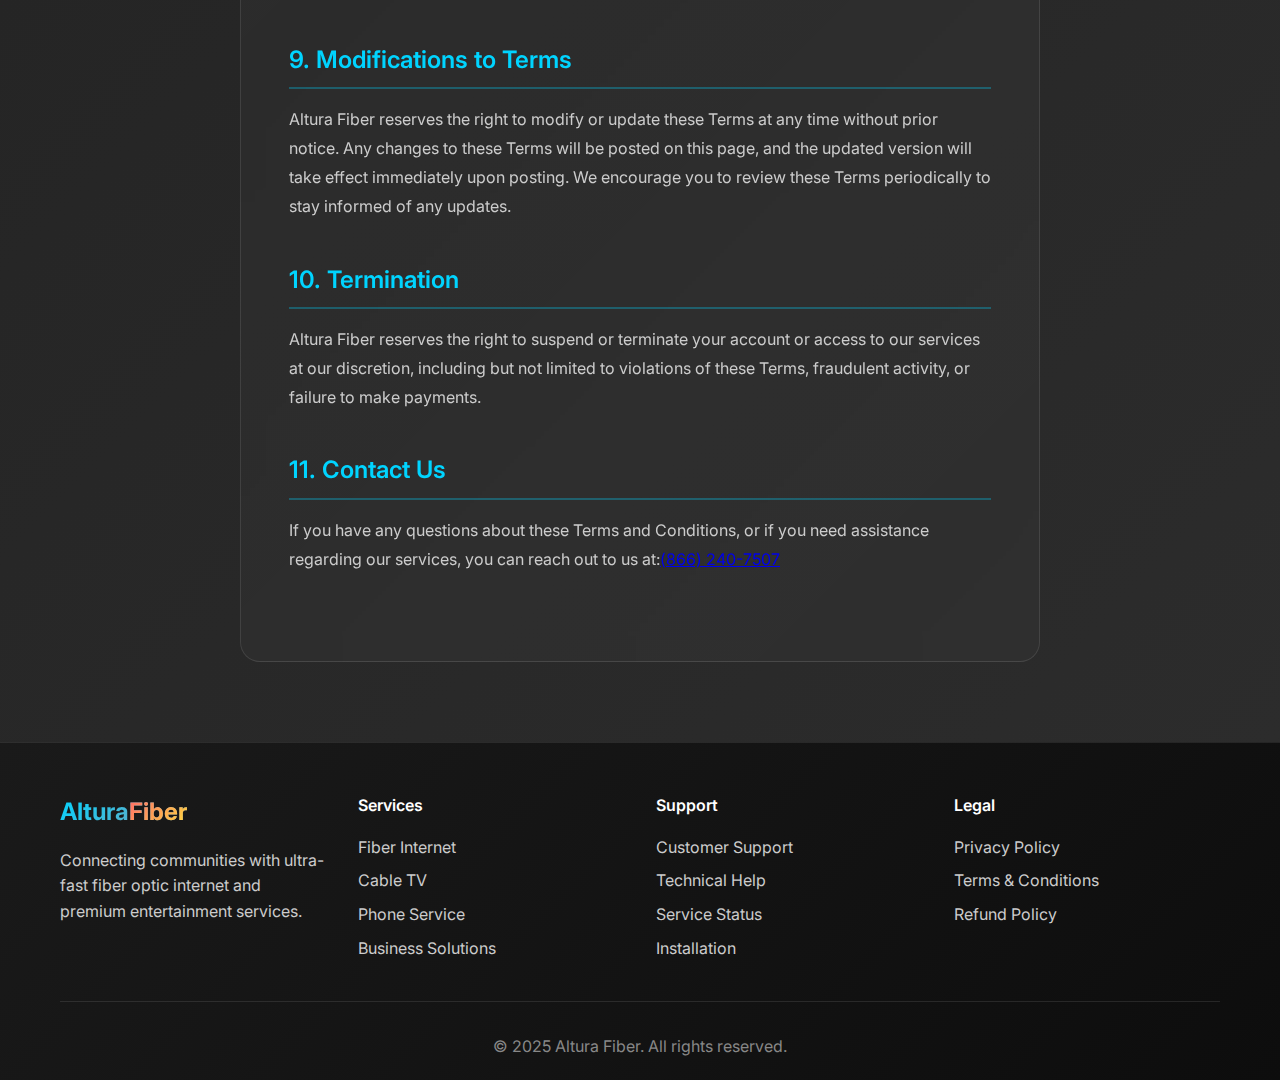
<file: terms.html>
<!DOCTYPE html>
<html lang="en">

<head>
    <meta charset="UTF-8">
    <meta name="viewport" content="width=device-width, initial-scale=1.0">
    <title>Terms & Conditions - Altura Fiber</title>
    <link rel="stylesheet" href="styles.css">
    <link href="https://fonts.googleapis.com/css2?family=Inter:wght@300;400;500;600;700&display=swap" rel="stylesheet">
    <link rel="stylesheet" href="https://cdnjs.cloudflare.com/ajax/libs/font-awesome/6.4.0/css/all.min.css">
    <style>
        .legal-page {
            padding: 120px 0 80px;
            background: linear-gradient(135deg, #1a1a1a 0%, #2c2c2c 100%);
            min-height: 100vh;
        }

        .legal-content {
            max-width: 800px;
            margin: 0 auto;
            background: linear-gradient(135deg, rgba(255, 255, 255, 0.05) 0%, rgba(255, 255, 255, 0.02) 100%);
            border: 1px solid rgba(255, 255, 255, 0.1);
            border-radius: 20px;
            padding: 3rem;
            backdrop-filter: blur(10px);
        }

        .legal-header {
            text-align: center;
            margin-bottom: 3rem;
        }

        .legal-header h1 {
            font-size: 2.5rem;
            font-weight: 700;
            background: linear-gradient(135deg, #00d4ff 0%, #ff6b6b 100%);
            -webkit-background-clip: text;
            -webkit-text-fill-color: transparent;
            background-clip: text;
            margin-bottom: 1rem;
        }

        .legal-header p {
            color: #cccccc;
            font-size: 1.1rem;
        }

        .legal-section {
            margin-bottom: 2.5rem;
        }

        .legal-section h2 {
            color: #00d4ff;
            font-size: 1.5rem;
            font-weight: 600;
            margin-bottom: 1rem;
            border-bottom: 2px solid rgba(0, 212, 255, 0.3);
            padding-bottom: 0.5rem;
        }

        .legal-section h3 {
            color: #ff6b6b;
            font-size: 1.2rem;
            font-weight: 600;
            margin: 1.5rem 0 0.8rem;
        }

        .legal-section p {
            color: #cccccc;
            line-height: 1.8;
            margin-bottom: 1rem;
        }

        .legal-section ul {
            color: #cccccc;
            margin-left: 2rem;
            margin-bottom: 1rem;
        }

        .legal-section li {
            margin-bottom: 0.5rem;
            line-height: 1.6;
        }

        .back-button {
            display: inline-flex;
            align-items: center;
            gap: 0.5rem;
            background: linear-gradient(135deg, #00d4ff 0%, #ff6b6b 100%);
            color: white;
            text-decoration: none;
            padding: 12px 24px;
            border-radius: 25px;
            font-weight: 600;
            transition: all 0.3s ease;
            margin-bottom: 2rem;
        }

        .back-button:hover {
            transform: translateY(-2px);
            box-shadow: 0 8px 25px rgba(0, 212, 255, 0.5);
        }

        .highlight {
            background: linear-gradient(135deg, rgba(0, 212, 255, 0.1) 0%, rgba(255, 107, 107, 0.1) 100%);
            border-left: 4px solid #00d4ff;
            padding: 1rem;
            border-radius: 8px;
            margin: 1rem 0;
        }

        .warning {
            background: linear-gradient(135deg, rgba(255, 107, 107, 0.1) 0%, rgba(255, 217, 61, 0.1) 100%);
            border-left: 4px solid #ff6b6b;
            padding: 1rem;
            border-radius: 8px;
            margin: 1rem 0;
        }
    </style>
</head>

<body>
    <!-- Navigation -->
    <nav class="navbar">
        <div class="nav-container">
            <div class="nav-logo">
                <h2>Altura<span class="fiber-text">Fiber</span></h2>
            </div>
            <div class="nav-menu" id="navMenu">
                <a href="index.html" class="nav-link">Home</a>
                <a href="index.html#services" class="nav-link">Services</a>
                <a href="index.html#plans" class="nav-link">Plans</a>
                <a href="index.html#coverage" class="nav-link">Coverage</a>
                <a href="index.html#about" class="nav-link">About</a>
                <a href="index.html#contact" class="nav-link">Contact</a>
                <button class="cta-button">Get Started</button>
            </div>
            <div class="nav-toggle" id="navToggle">
                <i class="fas fa-bars"></i>
            </div>
        </div>
    </nav>

    <!-- Legal Page Content -->
    <div class="legal-page">
        <div class="container">
            <div class="legal-content">
                <a href="index.html" class="back-button">
                    <i class="fas fa-arrow-left"></i>
                    Back to Home
                </a>

                <div class="legal-header">
                    <h1>Terms & Conditions</h1>

                </div>

                <div class="legal-section">
                    <h2>Terms & Conditions</h2>
                    <p>Welcome to Altura Fiber. These Terms and Conditions (“Terms”) govern your use of our website,
                        services, and all related interactions between you and Altura Fiber. By accessing our website or
                        utilizing our services, you agree to comply with and be bound by these Terms. Please read them
                        carefully before proceeding.</p>
                    <div class="highlight">
                        <p>If you do not agree with any of the Terms outlined below, please do not use our services or
                            this website.</p>
                    </div>
                </div>

                <div class="legal-section">
                    <h2>1. Definitions</h2>
                    <ul>
                        <li><strong>“Altura Fiber”</strong> refers to our company, an authorized dealer providing
                            intermediary services between consumers and third-party service providers, including but not
                            limited to internet, cellular, streaming, and bundled services.</li>
                        <li><strong>“User”, “you”, or “your”</strong> refers to any person or entity accessing our
                            website or using our services.</li>
                        <li><strong>“Services”</strong> refers to any support or execution services provided by Altura
                            Fiber, including but not limited to setting up new connections, plan upgrades, account
                            cancellations, bill payments, and related support.</li>
                        <li><strong>“Third-Party Service Providers”</strong> refers to external companies and service
                            providers with whom Altura Fiber has partnerships to offer their services to customers.</li>
                    </ul>
                </div>

                <div class="legal-section">
                    <h2>2. Scope of Services</h2>
                    <p>Altura Fiber offers execution services on behalf of third-party service providers. We assist in
                        tasks such as new connection setup, billing assistance, account upgrades, and other
                        support-related activities. While Altura Fiber facilitates these services, the actual delivery
                        of internet, streaming, or cellular services is provided by third-party service providers.</p>
                    <div class="highlight">
                        <p><strong>Quality Disclaimer:</strong> Altura Fiber is not responsible for the quality, uptime,
                            or reliability of the services delivered by third-party service providers.</p>
                        <p><strong>Issue Resolution:</strong> All service-related issues, outages, or quality concerns
                            should be addressed directly with the relevant service provider.</p>
                    </div>
                </div>

                <div class="legal-section">
                    <h2>3. Account Responsibilities</h2>
                    <ul>
                        <li><strong>Account Creation:</strong> To use our services, you may be required to create an
                            account on our website. You agree to provide accurate and complete information when setting
                            up an account and to keep your account information updated.</li>
                        <li><strong>Account Security:</strong> You are responsible for maintaining the confidentiality
                            of your account credentials and for all activities conducted under your account. Altura
                            Fiber will not be liable for any losses resulting from unauthorized use of your account.
                        </li>
                        <li><strong>Accurate Information:</strong> You agree to provide correct and up-to-date
                            information, including your billing and contact details. Providing false or incorrect
                            information may result in the suspension or termination of your account.</li>
                    </ul>
                </div>

                <div class="legal-section">
                    <h2>4. Payments and Fees</h2>
                    <ul>
                        <li><strong>Execution Fees:</strong> Altura Fiber charges execution fees for the administrative
                            services it provides. These fees are separate from the charges billed by third-party service
                            providers. The fees charged by Altura Fiber cover the execution and facilitation of tasks
                            such as connection setup, plan changes, and account management. These fees will be disclosed
                            before you confirm a service request.</li>
                        <li><strong>Third-Party Billing:</strong> The charges billed by third-party service providers
                            are outside of Altura Fiber’s control, and you are responsible for paying these charges
                            directly to the provider according to their billing terms.</li>
                    </ul>
                </div>

                <div class="legal-section">
                    <h2>5. Service Requests</h2>
                    <ul>
                        <li><strong>Service Execution:</strong> Altura Fiber will make reasonable efforts to ensure the
                            timely execution of your requests, such as new connections or upgrades. However, we cannot
                            guarantee a specific timeframe for completion as it may depend on third-party providers’
                            processes.</li>
                        <li><strong>Cancellations:</strong> If you wish to cancel a service request, you must notify us
                            immediately. Cancellations may only be possible if the request has not yet been executed.
                            For more details, please refer to our Refund Policy.</li>
                    </ul>
                </div>

                <div class="legal-section">
                    <h2>6. Limitations of Liability</h2>
                    <ul>
                        <li><strong>Third-Party Provider Failures:</strong> Altura Fiber is not responsible for any
                            service disruptions, quality issues, or delays caused by third-party service providers. Any
                            such issues must be taken up with the respective provider.</li>
                        <li><strong>Accuracy of Information:</strong> Altura Fiber does its best to ensure the accuracy
                            of the information provided on our website. However, we do not guarantee that the
                            information is free of errors, and we reserve the right to correct any inaccuracies or
                            omissions.</li>
                        <li><strong>Service Delays:</strong> Altura Fiber will not be liable for any delays in service
                            execution caused by circumstances outside our control, including but not limited to
                            technical difficulties, third-party delays, or force majeure events.</li>
                    </ul>
                </div>

                <div class="legal-section">
                    <h2>7. Use of the Website</h2>
                    <ul>
                        <li><strong>Prohibited Activities:</strong> You agree not to engage in any unlawful, harmful, or
                            malicious activity while using our website, including but not limited to hacking,
                            transmitting viruses, or engaging in fraudulent behavior.</li>
                        <li><strong>Intellectual Property:</strong> All content on this website, including text,
                            graphics, logos, and software, is the intellectual property of Altura Fiber or our
                            licensors. You may not copy, distribute, or otherwise use this content without express
                            permission.</li>
                    </ul>
                </div>

                <div class="legal-section">
                    <h2>8. Privacy Policy</h2>
                    <p>Your use of the Altura Fiber website and services is subject to our Privacy Policy, which
                        outlines how we collect, use, and protect your personal data.</p>
                </div>

                <div class="legal-section">
                    <h2>9. Modifications to Terms</h2>
                    <p>Altura Fiber reserves the right to modify or update these Terms at any time without prior notice.
                        Any changes to these Terms will be posted on this page, and the updated version will take effect
                        immediately upon posting. We encourage you to review these Terms periodically to stay informed
                        of any updates.</p>
                </div>

                <div class="legal-section">
                    <h2>10. Termination</h2>
                    <p>Altura Fiber reserves the right to suspend or terminate your account or access to our services at
                        our discretion, including but not limited to violations of these Terms, fraudulent activity, or
                        failure to make payments.</p>
                </div>

                <div class="legal-section">
                    <h2>11. Contact Us</h2>
                    <p>If you have any questions about these Terms and Conditions, or if you need assistance regarding
                        our services, you can reach out to us at:<a href="tel:+18662407507">(866) 240-7507</a>
</p>

                </div>
            </div>
        </div>
    </div>

    <!-- Footer -->
    <footer class="footer">
        <div class="container">
            <div class="footer-content">
                <div class="footer-section">
                    <h3>Altura<span class="fiber-text">Fiber</span></h3>
                    <p>Connecting communities with ultra-fast fiber optic internet and premium entertainment services.
                    </p>

                </div>
                <div class="footer-section">
                    <h4>Services</h4>
                    <ul>
                        <li><a href="index.html#services">Fiber Internet</a></li>
                        <li><a href="index.html#services">Cable TV</a></li>
                        <li><a href="index.html#services">Phone Service</a></li>
                        <li><a href="#">Business Solutions</a></li>
                    </ul>
                </div>
                <div class="footer-section">
                    <h4>Support</h4>
                    <ul>
                        <li><a href="#">Customer Support</a></li>
                        <li><a href="#">Technical Help</a></li>
                        <li><a href="#">Service Status</a></li>
                        <li><a href="#">Installation</a></li>
                    </ul>
                </div>
                <div class="footer-section">
                    <h4>Legal</h4>
                    <ul>
                        <li><a href="privacy.html">Privacy Policy</a></li>
                        <li><a href="terms.html">Terms & Conditions</a></li>
                        <li><a href="refund.html">Refund Policy</a></li>

                    </ul>
                </div>
            </div>
            <div class="footer-bottom">
                <p>&copy; 2025 Altura Fiber. All rights reserved.</p>
            </div>
        </div>
    </footer>

    <script src="script.js"></script>
</body>

</html>
</file>
<file: styles.css>
/* Reset and Base Styles */
* {
    margin: 0;
    padding: 0;
    box-sizing: border-box;
}

body {
    font-family: 'Inter', sans-serif;
    line-height: 1.6;
    color: #ffffff;
    background: linear-gradient(135deg, #1a1a1a 0%, #2c2c2c 100%);
    overflow-x: hidden;
}

.container {
    max-width: 1200px;
    margin: 0 auto;
    padding: 0 20px;
}

/* Navigation */
.navbar {
    position: fixed;
    top: 0;
    width: 100%;
    background: rgba(26, 26, 26, 0.95);
    backdrop-filter: blur(10px);
    z-index: 1000;
    transition: all 0.3s ease;
}

.nav-container {
    max-width: 1200px;
    margin: 0 auto;
    padding: 0 20px;
    display: flex;
    justify-content: space-between;
    align-items: center;
    height: 70px;
}

.nav-logo h2 {
    background: linear-gradient(135deg, #00d4ff 0%, #ff6b6b 50%, #ffd93d 100%);
    -webkit-background-clip: text;
    -webkit-text-fill-color: transparent;
    background-clip: text;
    font-weight: 700;
    font-size: 1.8rem;
}

.fiber-text {
    background: linear-gradient(135deg, #ff6b6b 0%, #ffd93d 100%);
    -webkit-background-clip: text;
    -webkit-text-fill-color: transparent;
    background-clip: text;
}

.nav-menu {
    display: flex;
    align-items: center;
    gap: 2rem;
}

.nav-link {
    color: #ffffff;
    text-decoration: none;
    font-weight: 500;
    transition: all 0.3s ease;
    position: relative;
}

.nav-link::after {
    content: '';
    position: absolute;
    bottom: -5px;
    left: 0;
    width: 0;
    height: 2px;
    background: linear-gradient(90deg, #00d4ff, #ff6b6b);
    transition: width 0.3s ease;
}

.nav-link:hover::after {
    width: 100%;
}

.cta-button {
    background: linear-gradient(135deg, #00d4ff 0%, #ff6b6b 100%);
    color: white;
    border: none;
    padding: 12px 24px;
    border-radius: 25px;
    font-weight: 600;
    cursor: pointer;
    transition: all 0.3s ease;
    box-shadow: 0 4px 15px rgba(0, 212, 255, 0.3);
}

.cta-button:hover {
    transform: translateY(-2px);
    box-shadow: 0 8px 25px rgba(0, 212, 255, 0.5);
}

.nav-toggle {
    display: none;
    color: white;
    font-size: 1.5rem;
    cursor: pointer;
}

/* Hero Section */
.hero {
    min-height: 100vh;
    display: flex;
    align-items: center;
    position: relative;
    overflow: hidden;
    background: linear-gradient(135deg, #1a1a1a 0%, #2c2c2c 50%, #1a1a1a 100%);
}

.hero-container {
    max-width: 1200px;
    margin: 0 auto;
    padding: 0 20px;
    display: grid;
    grid-template-columns: 1fr 1fr;
    gap: 4rem;
    align-items: center;
    position: relative;
    z-index: 2;
}

.hero-title {
    font-size: 3.5rem;
    font-weight: 700;
    line-height: 1.2;
    margin-bottom: 1.5rem;
    animation: fadeInUp 1s ease;
}

.gradient-text {
    background: linear-gradient(135deg, #00d4ff 0%, #ff6b6b 50%, #ffd93d 100%);
    -webkit-background-clip: text;
    -webkit-text-fill-color: transparent;
    background-clip: text;
}

.hero-description {
    font-size: 1.2rem;
    color: #cccccc;
    margin-bottom: 2rem;
    animation: fadeInUp 1s ease 0.2s both;
}

.hero-buttons {
    display: flex;
    gap: 1rem;
    margin-bottom: 3rem;
    animation: fadeInUp 1s ease 0.4s both;
}

.btn-primary {
    background: linear-gradient(135deg, #00d4ff 0%, #ff6b6b 100%);
    color: white;
    border: none;
    padding: 15px 30px;
    border-radius: 30px;
    font-weight: 600;
    cursor: pointer;
    transition: all 0.3s ease;
    box-shadow: 0 4px 15px rgba(0, 212, 255, 0.3);
}

.btn-primary:hover {
    transform: translateY(-3px);
    box-shadow: 0 8px 25px rgba(0, 212, 255, 0.5);
}

.btn-secondary {
    background: transparent;
    color: white;
    border: 2px solid #ff6b6b;
    padding: 15px 30px;
    border-radius: 30px;
    font-weight: 600;
    cursor: pointer;
    transition: all 0.3s ease;
}

.btn-secondary:hover {
    background: #ff6b6b;
    transform: translateY(-3px);
}

.hero-features {
    display: flex;
    gap: 2rem;
    animation: fadeInUp 1s ease 0.6s both;
}

.feature-item {
    display: flex;
    align-items: center;
    gap: 0.5rem;
    color: #cccccc;
}

.feature-item i {
    color: #00d4ff;
    font-size: 1.2rem;
}

.hero-visual {
    position: relative;
    height: 400px;
    animation: fadeInRight 1s ease 0.8s both;
}

.fiber-animation {
    position: relative;
    width: 100%;
    height: 100%;
    background: radial-gradient(circle, rgba(0, 212, 255, 0.1) 0%, transparent 70%);
    border-radius: 50%;
    display: flex;
    align-items: center;
    justify-content: center;
}

.fiber-cable {
    width: 200px;
    height: 4px;
    background: linear-gradient(90deg, #00d4ff, #ff6b6b, #ffd93d);
    border-radius: 2px;
    position: relative;
    animation: pulse 2s ease-in-out infinite;
}

.fiber-cable::before {
    content: '';
    position: absolute;
    top: -2px;
    left: -10px;
    width: 20px;
    height: 8px;
    background: linear-gradient(90deg, #ff6b6b, #ffd93d);
    border-radius: 4px;
    animation: moveData 3s linear infinite;
}

.data-particles {
    position: absolute;
    width: 100%;
    height: 100%;
}

.data-particles::before,
.data-particles::after {
    content: '';
    position: absolute;
    width: 6px;
    height: 6px;
    background: #00d4ff;
    border-radius: 50%;
    animation: floatParticles 4s ease-in-out infinite;
}

.data-particles::before {
    top: 20%;
    left: 30%;
    animation-delay: 0s;
}

.data-particles::after {
    top: 70%;
    right: 30%;
    animation-delay: 2s;
}

.hero-bg-animation {
    position: absolute;
    top: 0;
    left: 0;
    width: 100%;
    height: 100%;
    background:
        radial-gradient(circle at 20% 50%, rgba(0, 212, 255, 0.05) 0%, transparent 50%),
        radial-gradient(circle at 80% 20%, rgba(255, 107, 107, 0.05) 0%, transparent 50%),
        radial-gradient(circle at 40% 80%, rgba(255, 217, 61, 0.05) 0%, transparent 50%);
    animation: bgFloat 8s ease-in-out infinite;
}

/* Services Section */
.services {
    padding: 100px 0;
    background: linear-gradient(135deg, #2c2c2c 0%, #1a1a1a 100%);
}

.section-header {
    text-align: center;
    margin-bottom: 4rem;
}

.section-header h2 {
    font-size: 2.5rem;
    font-weight: 700;
    margin-bottom: 1rem;
    background: linear-gradient(135deg, #00d4ff 0%, #ff6b6b 100%);
    -webkit-background-clip: text;
    -webkit-text-fill-color: transparent;
    background-clip: text;
}

.section-header p {
    font-size: 1.1rem;
    color: #cccccc;
}

.services-grid {
    display: grid;
    grid-template-columns: repeat(auto-fit, minmax(300px, 1fr));
    gap: 2rem;
}

.service-card {
    background: linear-gradient(135deg, rgba(255, 255, 255, 0.05) 0%, rgba(255, 255, 255, 0.02) 100%);
    border: 1px solid rgba(255, 255, 255, 0.1);
    border-radius: 20px;
    padding: 2rem;
    text-align: center;
    transition: all 0.3s ease;
    position: relative;
    backdrop-filter: blur(10px);
}

.service-card:hover {
    transform: translateY(-10px);
    box-shadow: 0 20px 40px rgba(0, 212, 255, 0.2);
    border-color: rgba(0, 212, 255, 0.5);
}

.service-card.featured {
    border: 2px solid #ff6b6b;
    background: linear-gradient(135deg, rgba(255, 107, 107, 0.1) 0%, rgba(255, 107, 107, 0.05) 100%);
}

.featured-badge {
    position: absolute;
    top: -10px;
    right: 20px;
    background: linear-gradient(135deg, #ff6b6b 0%, #ffd93d 100%);
    color: white;
    padding: 5px 15px;
    border-radius: 15px;
    font-size: 0.8rem;
    font-weight: 600;
}

.service-icon {
    width: 80px;
    height: 80px;
    margin: 0 auto 1.5rem;
    background: linear-gradient(135deg, #00d4ff 0%, #ff6b6b 100%);
    border-radius: 50%;
    display: flex;
    align-items: center;
    justify-content: center;
    font-size: 2rem;
    color: white;
}

.service-card h3 {
    font-size: 1.5rem;
    font-weight: 600;
    margin-bottom: 1rem;
    color: white;
}

.service-card p {
    color: #cccccc;
    margin-bottom: 1.5rem;
    line-height: 1.6;
}

.service-card ul {
    list-style: none;
    text-align: left;
}

.service-card li {
    color: #cccccc;
    padding: 0.5rem 0;
    border-bottom: 1px solid rgba(255, 255, 255, 0.1);
}

.service-card li:last-child {
    border-bottom: none;
}

/* Plans Section */
.plans {
    padding: 100px 0;
    background: linear-gradient(135deg, #1a1a1a 0%, #2c2c2c 100%);
}

.plans-grid {
    display: grid;
    grid-template-columns: repeat(auto-fit, minmax(300px, 1fr));
    gap: 2rem;
}

.plan-card {
    background: linear-gradient(135deg, rgba(255, 255, 255, 0.05) 0%, rgba(255, 255, 255, 0.02) 100%);
    border: 1px solid rgba(255, 255, 255, 0.1);
    border-radius: 20px;
    padding: 2rem;
    text-align: center;
    transition: all 0.3s ease;
    position: relative;
    backdrop-filter: blur(10px);
}

.plan-card:hover {
    transform: translateY(-10px);
    box-shadow: 0 20px 40px rgba(0, 212, 255, 0.2);
}

.plan-card.popular {
    border: 2px solid #00d4ff;
    background: linear-gradient(135deg, rgba(0, 212, 255, 0.1) 0%, rgba(0, 212, 255, 0.05) 100%);
    transform: scale(1.05);
}

.popular-badge {
    position: absolute;
    top: -10px;
    left: 50%;
    transform: translateX(-50%);
    background: linear-gradient(135deg, #00d4ff 0%, #ff6b6b 100%);
    color: white;
    padding: 5px 20px;
    border-radius: 15px;
    font-size: 0.8rem;
    font-weight: 600;
}

.plan-header h3 {
    font-size: 1.5rem;
    font-weight: 600;
    margin-bottom: 1rem;
    color: white;
}

.plan-price {
    margin-bottom: 2rem;
}

.currency {
    font-size: 1.2rem;
    color: #cccccc;
    vertical-align: top;
}

.amount {
    font-size: 3rem;
    font-weight: 700;
    background: linear-gradient(135deg, #00d4ff 0%, #ff6b6b 100%);
    -webkit-background-clip: text;
    -webkit-text-fill-color: transparent;
    background-clip: text;
}

.period {
    font-size: 1rem;
    color: #cccccc;
}

.plan-features ul {
    list-style: none;
    text-align: left;
    margin-bottom: 2rem;
}

.plan-features li {
    color: #cccccc;
    padding: 0.75rem 0;
    display: flex;
    align-items: center;
    gap: 0.5rem;
}

.plan-features i {
    color: #00d4ff;
    font-size: 0.9rem;
}

.plan-button {
    width: 100%;
    background: linear-gradient(135deg, #00d4ff 0%, #ff6b6b 100%);
    color: white;
    border: none;
    padding: 15px;
    border-radius: 30px;
    font-weight: 600;
    cursor: pointer;
    transition: all 0.3s ease;
}

.plan-button:hover {
    transform: translateY(-2px);
    box-shadow: 0 8px 25px rgba(0, 212, 255, 0.5);
}

/* Coverage Section */
.coverage {
    padding: 100px 0;
    background: linear-gradient(135deg, #2c2c2c 0%, #1a1a1a 100%);
}

.coverage-content {
    display: grid;
    grid-template-columns: 1fr 1fr;
    gap: 4rem;
    align-items: center;
}

.coverage-text h2 {
    font-size: 2.5rem;
    font-weight: 700;
    margin-bottom: 1.5rem;
    background: linear-gradient(135deg, #00d4ff 0%, #ff6b6b 100%);
    -webkit-background-clip: text;
    -webkit-text-fill-color: transparent;
    background-clip: text;
}

.coverage-text p {
    color: #cccccc;
    font-size: 1.1rem;
    margin-bottom: 2rem;
    line-height: 1.6;
}

.coverage-form {
    display: flex;
    gap: 1rem;
    margin-bottom: 3rem;
}

.coverage-form input {
    flex: 1;
    padding: 15px;
    border: 1px solid rgba(255, 255, 255, 0.2);
    border-radius: 10px;
    background: rgba(255, 255, 255, 0.05);
    color: white;
    font-size: 1rem;
}

.coverage-form input::placeholder {
    color: #888;
}

.check-button {
    background: linear-gradient(135deg, #00d4ff 0%, #ff6b6b 100%);
    color: white;
    border: none;
    padding: 15px 25px;
    border-radius: 10px;
    font-weight: 600;
    cursor: pointer;
    transition: all 0.3s ease;
}

.check-button:hover {
    transform: translateY(-2px);
    box-shadow: 0 8px 25px rgba(0, 212, 255, 0.5);
}

.coverage-stats {
    display: grid;
    grid-template-columns: repeat(3, 1fr);
    gap: 2rem;
}

.stat-item {
    text-align: center;
}

.stat-number {
    font-size: 2.5rem;
    font-weight: 700;
    background: linear-gradient(135deg, #00d4ff 0%, #ff6b6b 100%);
    -webkit-background-clip: text;
    -webkit-text-fill-color: transparent;
    background-clip: text;
    margin-bottom: 0.5rem;
}

.stat-label {
    color: #cccccc;
    font-size: 0.9rem;
}

.coverage-visual {
    position: relative;
    height: 400px;
}

.network-animation {
    position: relative;
    width: 100%;
    height: 100%;
    background: radial-gradient(circle, rgba(0, 212, 255, 0.1) 0%, transparent 70%);
    border-radius: 20px;
    overflow: hidden;
}

.network-nodes {
    position: absolute;
    top: 0;
    left: 0;
    width: 100%;
    height: 100%;
}

.network-nodes::before,
.network-nodes::after {
    content: '';
    position: absolute;
    width: 12px;
    height: 12px;
    background: linear-gradient(135deg, #00d4ff 0%, #ff6b6b 100%);
    border-radius: 50%;
    animation: pulse 2s ease-in-out infinite;
}

.network-nodes::before {
    top: 20%;
    left: 20%;
}

.network-nodes::after {
    bottom: 20%;
    right: 20%;
    animation-delay: 1s;
}

/* About Section */
.about {
    padding: 100px 0;
    background: linear-gradient(135deg, #1a1a1a 0%, #2c2c2c 100%);
}

.about-content {
    display: grid;
    grid-template-columns: 1fr 1fr;
    gap: 4rem;
    align-items: center;
}

.about-text h2 {
    font-size: 2.5rem;
    font-weight: 700;
    margin-bottom: 1.5rem;
    background: linear-gradient(135deg, #00d4ff 0%, #ff6b6b 100%);
    -webkit-background-clip: text;
    -webkit-text-fill-color: transparent;
    background-clip: text;
}

.about-text p {
    color: #cccccc;
    font-size: 1.1rem;
    margin-bottom: 2rem;
    line-height: 1.6;
}

.about-features {
    display: flex;
    flex-direction: column;
    gap: 1.5rem;
}

.about-feature {
    display: flex;
    align-items: flex-start;
    gap: 1rem;
}

.about-feature i {
    color: #00d4ff;
    font-size: 1.5rem;
    margin-top: 0.2rem;
}

.about-feature h4 {
    color: white;
    font-weight: 600;
    margin-bottom: 0.5rem;
}

.about-feature p {
    color: #cccccc;
    font-size: 0.9rem;
    margin: 0;
}

.tech-showcase {
    display: flex;
    flex-direction: column;
    gap: 2rem;
    padding: 2rem;
}

.tech-item {
    display: flex;
    align-items: center;
    gap: 1rem;
    background: linear-gradient(135deg, rgba(255, 255, 255, 0.05) 0%, rgba(255, 255, 255, 0.02) 100%);
    border: 1px solid rgba(255, 255, 255, 0.1);
    border-radius: 15px;
    padding: 1.5rem;
    transition: all 0.3s ease;
}

.tech-item:hover {
    transform: translateX(10px);
    border-color: rgba(0, 212, 255, 0.5);
}

.tech-icon {
    width: 50px;
    height: 50px;
    background: linear-gradient(135deg, #00d4ff 0%, #ff6b6b 100%);
    border-radius: 50%;
    display: flex;
    align-items: center;
    justify-content: center;
    color: white;
    font-size: 1.2rem;
}

.tech-item span {
    color: white;
    font-weight: 500;
}

/* Contact Section */
.contact {
    padding: 100px 0;
    background: linear-gradient(135deg, #2c2c2c 0%, #1a1a1a 100%);
}

.contact-content {
    display: grid;
    grid-template-columns: 1fr;
    gap: 4rem;
    max-width: 600px;
    margin: 0 auto;
}

.contact-form {
    background: linear-gradient(135deg, rgba(255, 255, 255, 0.05) 0%, rgba(255, 255, 255, 0.02) 100%);
    border: 1px solid rgba(255, 255, 255, 0.1);
    border-radius: 20px;
    padding: 2rem;
    backdrop-filter: blur(10px);
    transform: perspective(1000px) rotateX(5deg);
    transition: all 0.3s ease;
}

.contact-form:hover {
    transform: perspective(1000px) rotateX(0deg) translateY(-10px);
    box-shadow: 0 20px 40px rgba(0, 212, 255, 0.3);
}

.form-group {
    display: grid;
    grid-template-columns: 1fr 1fr;
    gap: 1rem;
    margin-bottom: 1rem;
}

.form-group input {
    padding: 15px;
    border: 1px solid rgba(255, 255, 255, 0.2);
    border-radius: 10px;
    background: rgba(255, 255, 255, 0.05);
    color: white;
    font-size: 1rem;
    transition: all 0.3s ease;
}

.form-group input:focus {
    border-color: #00d4ff;
    box-shadow: 0 0 20px rgba(0, 212, 255, 0.3);
    transform: translateY(-2px);
}

.form-group input::placeholder {
    color: #888;
}

textarea {
    width: 100%;
    padding: 15px;
    border: 1px solid rgba(255, 255, 255, 0.2);
    border-radius: 10px;
    background: rgba(255, 255, 255, 0.05);
    color: white;
    font-size: 1rem;
    resize: vertical;
    margin-bottom: 1.5rem;
    transition: all 0.3s ease;
}

textarea:focus {
    border-color: #00d4ff;
    box-shadow: 0 0 20px rgba(0, 212, 255, 0.3);
    transform: translateY(-2px);
}

textarea::placeholder {
    color: #888;
}

.submit-button {
    width: 100%;
    background: linear-gradient(135deg, #00d4ff 0%, #ff6b6b 100%);
    color: white;
    border: none;
    padding: 15px;
    border-radius: 10px;
    font-weight: 600;
    cursor: pointer;
    transition: all 0.3s ease;
    position: relative;
    overflow: hidden;
}

.submit-button::before {
    content: '';
    position: absolute;
    top: 0;
    left: -100%;
    width: 100%;
    height: 100%;
    background: linear-gradient(90deg, transparent, rgba(255, 255, 255, 0.2), transparent);
    transition: left 0.5s ease;
}

.submit-button:hover {
    transform: translateY(-2px);
    box-shadow: 0 8px 25px rgba(0, 212, 255, 0.5);
}

.submit-button:hover::before {
    left: 100%;
}

/* FAQ Section */
.faq {
    padding: 100px 0;
    background: linear-gradient(135deg, #1a1a1a 0%, #2c2c2c 100%);
}

.faq-container {
    max-width: 800px;
    margin: 0 auto;
}

.faq-item {
    background: linear-gradient(135deg, rgba(255, 255, 255, 0.05) 0%, rgba(255, 255, 255, 0.02) 100%);
    border: 1px solid rgba(255, 255, 255, 0.1);
    border-radius: 15px;
    margin-bottom: 1rem;
    overflow: hidden;
    transition: all 0.3s ease;
    transform: perspective(1000px) rotateX(2deg);
}

.faq-item:hover {
    transform: perspective(1000px) rotateX(0deg) translateY(-5px);
    border-color: rgba(0, 212, 255, 0.5);
    box-shadow: 0 10px 30px rgba(0, 212, 255, 0.2);
}

.faq-question {
    padding: 1.5rem;
    cursor: pointer;
    display: flex;
    justify-content: space-between;
    align-items: center;
    transition: all 0.3s ease;
}

.faq-question:hover {
    background: rgba(0, 212, 255, 0.1);
}

.faq-question h3 {
    color: white;
    font-size: 1.1rem;
    font-weight: 600;
    margin: 0;
}

.faq-question i {
    color: #00d4ff;
    font-size: 1rem;
    transition: transform 0.3s ease;
}

.faq-item.active .faq-question i {
    transform: rotate(180deg);
}

.faq-answer {
    max-height: 0;
    overflow: hidden;
    transition: all 0.4s cubic-bezier(0.4, 0, 0.2, 1);
    background: rgba(0, 0, 0, 0.2);
    opacity: 0;
    transform: translateY(-10px);
}

.faq-item.active .faq-answer {
    max-height: 300px;
    padding: 1.5rem;
    opacity: 1;
    transform: translateY(0);
}

.faq-item.active .faq-answer {
    animation: slideDown 0.4s cubic-bezier(0.4, 0, 0.2, 1) forwards;
}

@keyframes slideDown {
    0% {
        max-height: 0;
        opacity: 0;
        transform: translateY(-10px);
    }

    50% {
        opacity: 0.5;
    }

    100% {
        max-height: 300px;
        opacity: 1;
        transform: translateY(0);
    }
}

.faq-answer p {
    color: #cccccc;
    line-height: 1.6;
    margin: 0;
}

/* Footer */
.footer {
    background: linear-gradient(135deg, #1a1a1a 0%, #0d0d0d 100%);
    padding: 50px 0 20px;
    border-top: 1px solid rgba(255, 255, 255, 0.1);
}

.footer-content {
    display: grid;
    grid-template-columns: repeat(auto-fit, minmax(250px, 1fr));
    gap: 2rem;
    margin-bottom: 2rem;
}

.footer-section h3 {
    background: linear-gradient(135deg, #00d4ff 0%, #ff6b6b 100%);
    -webkit-background-clip: text;
    -webkit-text-fill-color: transparent;
    background-clip: text;
    font-size: 1.5rem;
    margin-bottom: 1rem;
}

.footer-section h4 {
    color: white;
    font-weight: 600;
    margin-bottom: 1rem;
}

.footer-section p {
    color: #cccccc;
    margin-bottom: 1.5rem;
    line-height: 1.6;
}

.footer-section ul {
    list-style: none;
}

.footer-section li {
    margin-bottom: 0.5rem;
}

.footer-section a {
    color: #cccccc;
    text-decoration: none;
    transition: color 0.3s ease;
}

.footer-section a:hover {
    color: #00d4ff;
}

.social-links {
    display: flex;
    gap: 1rem;
}

.social-links a {
    display: flex;
    align-items: center;
    justify-content: center;
    width: 40px;
    height: 40px;
    background: linear-gradient(135deg, #00d4ff 0%, #ff6b6b 100%);
    border-radius: 50%;
    color: white;
    transition: all 0.3s ease;
}

.social-links a:hover {
    transform: translateY(-3px);
    box-shadow: 0 8px 25px rgba(0, 212, 255, 0.5);
}

.footer-bottom {
    text-align: center;
    padding-top: 2rem;
    border-top: 1px solid rgba(255, 255, 255, 0.1);
    color: #888;
}

/* Animations */
@keyframes fadeInUp {
    from {
        opacity: 0;
        transform: translateY(30px);
    }

    to {
        opacity: 1;
        transform: translateY(0);
    }
}

@keyframes fadeInRight {
    from {
        opacity: 0;
        transform: translateX(30px);
    }

    to {
        opacity: 1;
        transform: translateX(0);
    }
}

@keyframes pulse {

    0%,
    100% {
        transform: scale(1);
        opacity: 1;
    }

    50% {
        transform: scale(1.1);
        opacity: 0.8;
    }
}

@keyframes moveData {
    0% {
        left: -10px;
    }

    100% {
        left: 210px;
    }
}

@keyframes floatParticles {

    0%,
    100% {
        transform: translateY(0) scale(1);
        opacity: 1;
    }

    50% {
        transform: translateY(-20px) scale(1.2);
        opacity: 0.7;
    }
}

@keyframes bgFloat {

    0%,
    100% {
        transform: scale(1) rotate(0deg);
    }

    50% {
        transform: scale(1.1) rotate(2deg);
    }
}

/* Responsive Design */
@media (max-width: 1024px) {

    .hero-container,
    .coverage-content,
    .about-content,
    .contact-content {
        grid-template-columns: 1fr;
        gap: 2rem;
    }

    .hero-title {
        font-size: 2.5rem;
    }

    .plans-grid {
        grid-template-columns: 1fr;
    }

    .plan-card.popular {
        transform: none;
    }
}

@media (max-width: 768px) {
    .nav-menu {
        position: fixed;
        top: 70px;
        left: -100%;
        width: 100%;
        height: calc(100vh - 70px);
        background: rgba(26, 26, 26, 0.98);
        flex-direction: column;
        justify-content: flex-start;
        align-items: center;
        padding-top: 2rem;
        transition: left 0.3s ease;
    }

    .nav-menu.active {
        left: 0;
    }

    .nav-toggle {
        display: block;
    }

    .hero-title {
        font-size: 2rem;
    }

    .hero-buttons {
        flex-direction: column;
    }

    .hero-features {
        flex-direction: column;
        gap: 1rem;
    }

    .services-grid {
        grid-template-columns: 1fr;
    }

    .coverage-form {
        flex-direction: column;
    }

    .coverage-stats {
        grid-template-columns: 1fr;
        gap: 1rem;
    }

    .form-group {
        grid-template-columns: 1fr;
    }

    .footer-content {
        grid-template-columns: 1fr;
        text-align: center;
    }
}

@media (max-width: 480px) {
    .container {
        padding: 0 15px;
    }

    .hero-title {
        font-size: 1.8rem;
    }

    .section-header h2 {
        font-size: 2rem;
    }

    .service-card,
    .plan-card {
        padding: 1.5rem;
    }
}
</file>
